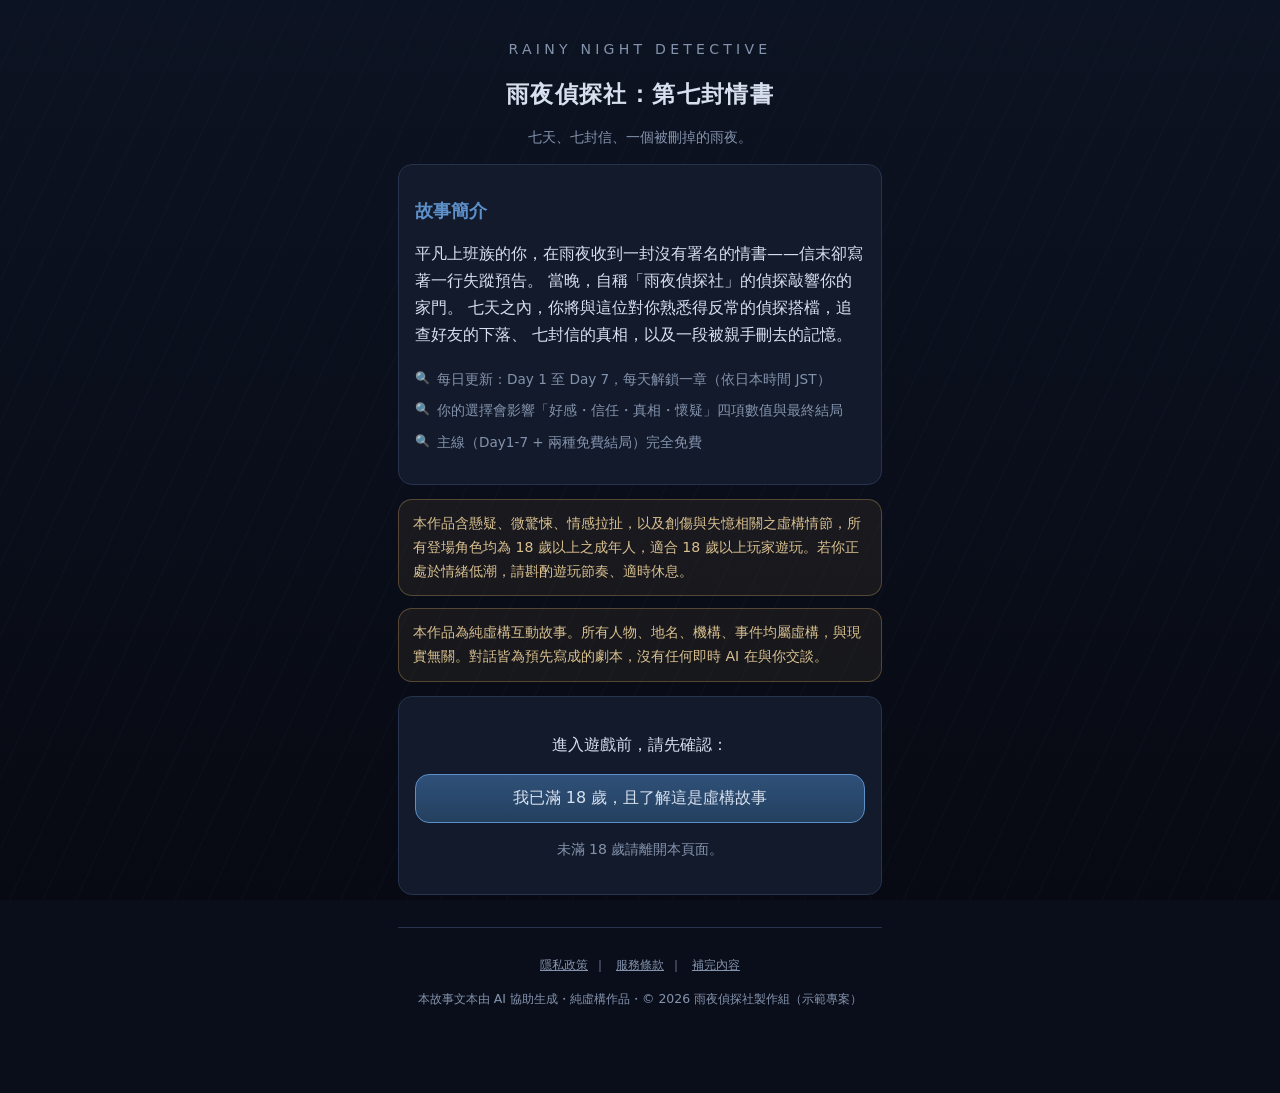
<file: public/index.html>
<!DOCTYPE html>
<html lang="zh-Hant">
<head>
  <meta charset="UTF-8">
  <meta name="viewport" content="width=device-width, initial-scale=1.0">
  <title>雨夜偵探社：第七封情書</title>
  <link rel="stylesheet" href="style.css">
</head>
<body>
  <div class="container">
    <header class="center">
      <p class="dim" style="letter-spacing:0.3em; margin-bottom:0;">RAINY NIGHT DETECTIVE</p>
      <h1 id="game-title">雨夜偵探社：第七封情書</h1>
      <p class="dim">七天、七封信、一個被刪掉的雨夜。</p>
    </header>

    <section class="panel">
      <h2>故事簡介</h2>
      <p>
        平凡上班族的你，在雨夜收到一封沒有署名的情書——信末卻寫著一行失蹤預告。
        當晚，自稱「雨夜偵探社」的偵探敲響你的家門。
        七天之內，你將與這位對你熟悉得反常的偵探搭檔，追查好友的下落、
        七封信的真相，以及一段被親手刪去的記憶。
      </p>
      <ul class="clue-list">
        <li>每日更新：Day 1 至 Day 7，每天解鎖一章（依日本時間 JST）</li>
        <li>你的選擇會影響「好感・信任・真相・懷疑」四項數值與最終結局</li>
        <li>主線（Day1-7 + 兩種免費結局）完全免費</li>
      </ul>
    </section>

    <div class="notice" id="age-notice">
      本作品含懸疑、微驚悚、情感拉扯，以及創傷與失憶相關之虛構情節，所有登場角色均為 18 歲以上之成年人，適合 18 歲以上玩家遊玩。若你正處於情緒低潮，請斟酌遊玩節奏、適時休息。
    </div>
    <div class="notice" id="fictional-notice">
      本作品為純虛構互動故事。所有人物、地名、機構、事件均屬虛構，與現實無關。對話皆為預先寫成的劇本，沒有任何即時 AI 在與你交談。
    </div>

    <!-- 18+ 確認閘門 -->
    <section id="gate-section" class="panel center">
      <p>進入遊戲前，請先確認：</p>
      <button id="confirm-gate-btn" class="btn btn-primary">我已滿 18 歲，且了解這是虛構故事</button>
      <p class="dim">未滿 18 歲請離開本頁面。</p>
    </section>

    <!-- 確認後才顯示 -->
    <section id="start-section" class="panel center hidden">
      <button id="continue-btn" class="btn btn-primary hidden">繼續遊戲</button>
      <button id="start-btn" class="btn">開始新遊戲</button>
      <p class="dim">進度只儲存在你的瀏覽器（localStorage），不會上傳任何資料。</p>
    </section>

    <footer class="footer">
      <p>
        <a href="privacy.html">隱私政策</a>｜
        <a href="terms.html">服務條款</a>｜
        <a href="unlock.html">補完內容</a>
      </p>
      <p>本故事文本由 AI 協助生成・純虛構作品・© 2026 雨夜偵探社製作組（示範專案）</p>
    </footer>
  </div>

  <script src="app.js"></script>
  <script>
    'use strict';
    (function () {
      var RD = window.RainyDetective;

      // 嘗試載入 story.json，以官方文案覆蓋提醒文字（載入失敗則用內建文字）
      RD.loadStory().then(function (story) {
        if (!story) return;
        if (story.game_title) {
          document.getElementById('game-title').textContent = story.game_title;
          document.title = story.game_title;
        }
        if (story.age_notice) document.getElementById('age-notice').textContent = story.age_notice;
        if (story.fictional_notice) document.getElementById('fictional-notice').textContent = story.fictional_notice;
      });

      var gateSection = document.getElementById('gate-section');
      var startSection = document.getElementById('start-section');
      var continueBtn = document.getElementById('continue-btn');

      function showStartSection() {
        gateSection.classList.add('hidden');
        startSection.classList.remove('hidden');
        if (RD.hasSave()) continueBtn.classList.remove('hidden');
      }

      if (RD.storageGet('ageConfirmed', false)) {
        showStartSection();
      }

      document.getElementById('confirm-gate-btn').addEventListener('click', function () {
        RD.storageSet('ageConfirmed', true);
        showStartSection();
      });

      document.getElementById('start-btn').addEventListener('click', function () {
        if (RD.hasSave()) {
          var ok = window.confirm('已有存檔。開始新遊戲將清除目前進度（已解鎖的補完內容會保留），確定嗎？');
          if (!ok) return;
        }
        RD.resetProgress();
        window.location.href = 'game.html';
      });

      continueBtn.addEventListener('click', function () {
        window.location.href = 'game.html';
      });
    })();
  </script>
</body>
</html>
</file>
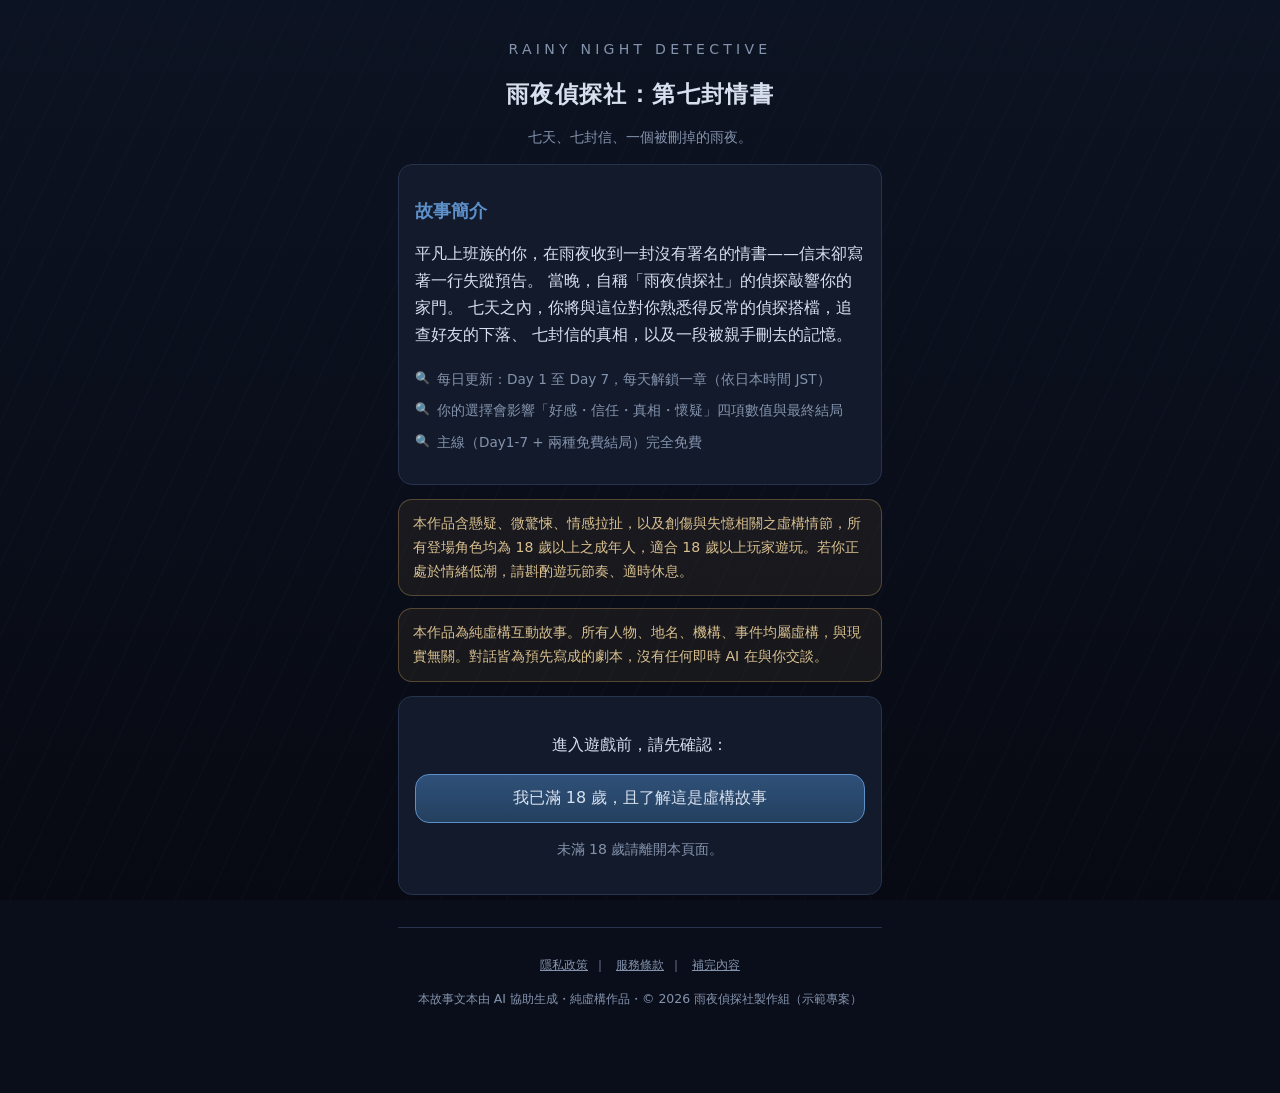
<file: archive/yuye-detective/index.html>
<!DOCTYPE html>
<html><head><meta charset="UTF-8">
<meta http-equiv="refresh" content="0;url=public/index.html">
<script>window.location.replace('public/index.html');</script>
</head><body></body></html>
</file>
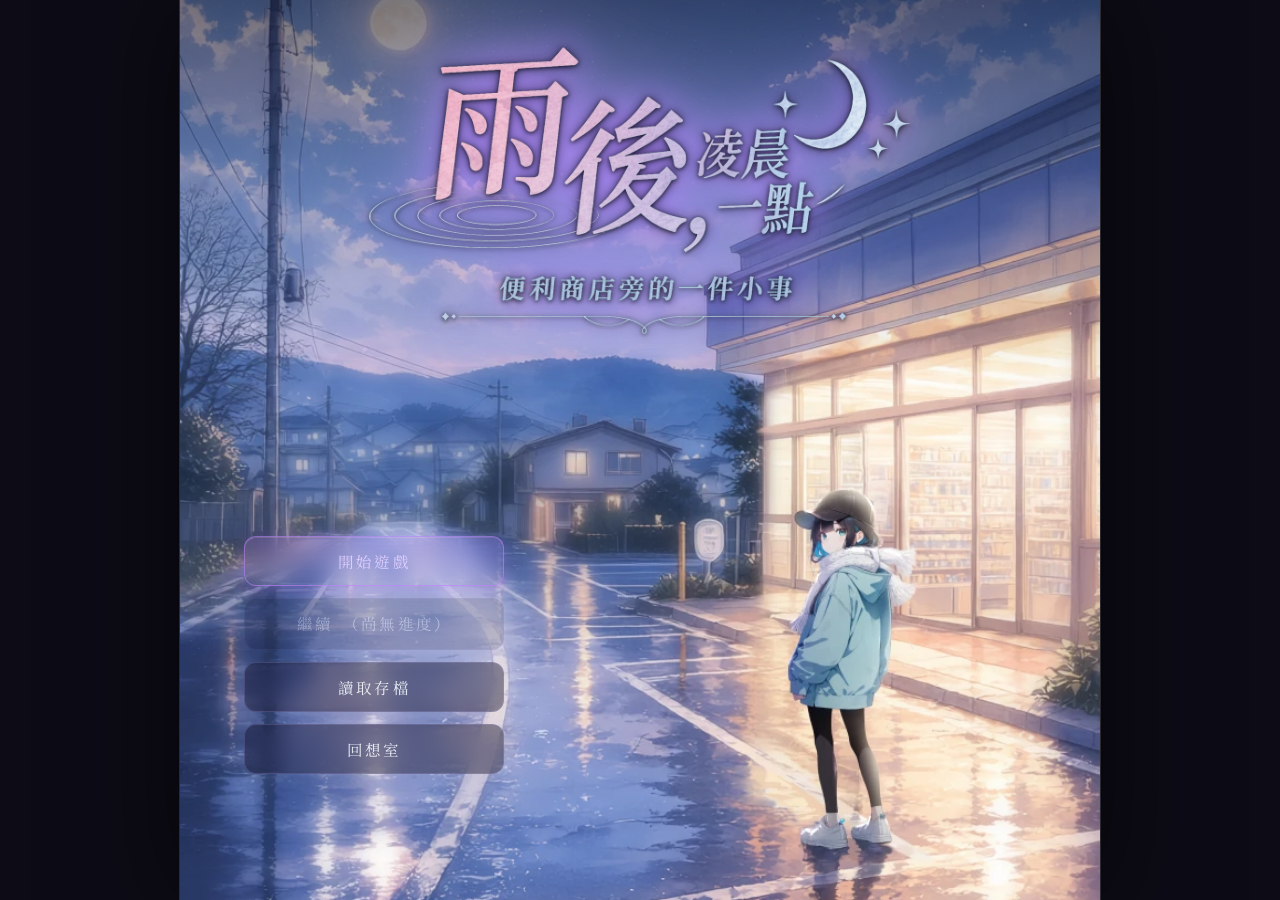
<file: projects/hoshino-akari/play/index.html>
<!DOCTYPE html>
<html lang="zh-Hant">
<head>
<meta charset="UTF-8">
<meta name="viewport" content="width=device-width, initial-scale=1.0, maximum-scale=1.0, user-scalable=no">
<title>雨後，凌晨一點 —— 便利商店旁的一件小事</title>
<link rel="preload" as="font" type="font/woff2" crossorigin href="fonts/akari-serif.woff2">
<link rel="stylesheet" href="style.css?v=20260622o">
</head>
<body>
<div id="loadingOverlay"><div class="ld-title">雨後，凌晨一點</div><div class="ld-dot" aria-hidden="true"></div><div id="ldProgress" class="ld-prog" aria-live="polite"></div></div>
<div id="app">

  <!-- 標題畫面 -->
  <section id="title" class="screen">
    <div class="title-art" id="titleArt"></div>
    <div id="titleLogo" role="img" aria-label="雨後，凌晨一點 — 便利商店旁的一件小事"></div>
    <h1>雨後，凌晨一點</h1>
    <p class="subtitle">便利商店旁的一件小事</p>
    <div class="title-menu">
      <button id="btnStart">開始遊戲</button>
      <button id="btnContinue">繼續<span id="contLabel"></span></button>
      <button id="btnLoad">讀取存檔</button>
      <button id="btnGallery">回想室</button>
    </div>
  </section>

  <!-- 遊戲畫面 -->
  <section id="game" class="screen hidden">
    <div id="topbar">
      <button id="btnMenu" title="選單">≡</button>
      <span id="dayTag">Day 1</span>
      <div class="top-right">
        <button id="btnAuto" title="自動播放">▶ 自動</button>
        <button id="btnSkip" title="全部快進（含未讀）">» 全部</button>
        <button id="btnSkipRead" title="只快進已讀（遇未讀自動停）">» 已讀</button>
        <button id="btnHide" title="隱藏對話框（看全圖，點畫面恢復）">👁</button>
        <button id="btnLog" title="對白回顧">回顧</button>
        <button id="btnGalleryG" title="回想室">圖鑑</button>
      </div>
    </div>

    <div id="stage">
      <div id="stageVisual">
        <div id="moodbg"><div class="mb-img" id="mbA"></div><div class="mb-img" id="mbB"></div></div>
        <div id="spriteLayer" class="hidden"></div>
      </div>
      <div id="sceneCard" class="hidden"></div>
      <div id="sceneTag" class="hidden"></div>
      <div id="snsLayer" class="hidden"></div>
      <div id="exprBadge" class="hidden"></div>
      <div id="seFlash"></div>
      <div id="unreadBadge" class="hidden"></div>
    </div>

    <!-- CG 全畫面層：移出 #stage 的 overflow:hidden，鋪滿 #game、墊在半透明對話框之後 -->
    <div id="cgLayer" class="hidden"></div>

    <div id="textbox">
      <svg class="tb-frame" viewBox="0 0 400 100" preserveAspectRatio="none" xmlns="http://www.w3.org/2000/svg" aria-hidden="true">
        <defs>
          <linearGradient id="tbTopHL" x1="0" y1="0" x2="1" y2="0">
            <stop offset="0%"   stop-color="#c8b4ff" stop-opacity="0"/>
            <stop offset="15%"  stop-color="#c8b4ff" stop-opacity="0.55"/>
            <stop offset="50%"  stop-color="#c8b4ff" stop-opacity="0.88"/>
            <stop offset="85%"  stop-color="#c8b4ff" stop-opacity="0.55"/>
            <stop offset="100%" stop-color="#c8b4ff" stop-opacity="0"/>
          </linearGradient>
          <linearGradient id="tbLeftHL" x1="0" y1="0" x2="0" y2="1">
            <stop offset="0%"   stop-color="#c8b4ff" stop-opacity="0.9"/>
            <stop offset="55%"  stop-color="#c8b4ff" stop-opacity="0.38"/>
            <stop offset="100%" stop-color="#c8b4ff" stop-opacity="0"/>
          </linearGradient>
        </defs>
        <rect x="0" y="0" width="400" height="1.2" fill="url(#tbTopHL)"/>
        <rect x="0" y="0" width="2.5" height="100" fill="url(#tbLeftHL)"/>
        <rect x="0" y="0" width="400" height="100" fill="none" stroke="#c8b4ff" stroke-opacity="0.12" stroke-width="0.7"/>
        <path d="M 388,2 L 398,2 L 398,14"  fill="none" stroke="#c8b4ff" stroke-opacity="0.52" stroke-width="1" stroke-linecap="round"/>
        <path d="M 2,88 L 2,98 L 14,98"     fill="none" stroke="#c8b4ff" stroke-opacity="0.26" stroke-width="1" stroke-linecap="round"/>
      </svg>
      <div id="speaker" class="hidden"></div>
      <div id="dialogue"></div>
      <div id="advanceHint"><span></span><span></span><span></span></div>
    </div>

    <div id="choices" class="hidden"></div>

    <!-- 選單彈窗 -->
    <div id="menuModal" class="modal hidden">
      <div class="modal-box">
        <h3>選單</h3>
        <button id="mResume">回到遊戲</button>
        <button id="mGallery">回想室</button>
        <button id="mSettings">設定</button>
        <button id="mSaveLoad">存檔／讀檔</button>
        <button id="mRestartDay">重玩本日</button>
        <button id="mTitle">回標題</button>
        <label class="dbg-toggle"><input type="checkbox" id="dbgChk"> 開發者模式（顯示數值・跳天）</label>
        <div id="dbgPanel" class="hidden"></div>
      </div>
    </div>

    <!-- 對白回顧 -->
    <div id="backlogModal" class="modal hidden">
      <div class="modal-box backlog-box">
        <h3>對白回顧</h3>
        <div id="backlogList" class="backlog-list"></div>
        <button id="backlogClose">關閉</button>
      </div>
    </div>

    <!-- 設定 -->
    <div id="settingsModal" class="modal hidden">
      <div class="modal-box">
        <h3>設定</h3>
        <label class="set-row"><span>音樂音量</span><input type="range" id="setBgm" min="0" max="1" step="0.05"></label>
        <label class="set-row"><span>音效音量</span><input type="range" id="setSe" min="0" max="1" step="0.05"></label>
        <label class="set-row set-check"><input type="checkbox" id="setMute"> 全部靜音</label>
        <div class="set-row set-speed"><span>文字速度</span>
          <div class="seg">
            <button data-speed="slow">慢</button><button data-speed="normal">中</button><button data-speed="fast">快</button><button data-speed="instant">瞬間</button>
          </div>
        </div>
        <button id="setClose">關閉</button>
      </div>
    </div>
  </section>

  <!-- 回想室 -->
  <section id="gallery" class="screen hidden">
    <div id="topbarGal">
      <button id="gBack">← 返回</button>
      <span>回想室</span>
      <div class="top-right"></div>
    </div>
    <div class="gal-section"><h3>章節回想</h3><div id="galChapters" class="gal-grid"></div></div>
    <div class="gal-section"><h3>結局徽記</h3><div id="galEndings" class="gal-grid"></div></div>
    <div class="gal-section"><h3>四記憶錨點</h3><div id="galAnchors" class="gal-grid"></div></div>
    <div class="gal-section"><h3>貓圖暗號圖鑑</h3><div id="galSigns" class="gal-grid"></div></div>
    <div class="gal-section"><h3>隱藏</h3><div id="galHidden" class="gal-grid"></div></div>
    <div id="galView" class="modal hidden"><div class="modal-box gal-view-box"><div id="galViewArt"></div><p id="galViewText"></p><button id="galViewClose">關閉</button></div></div>
  </section>

  <!-- 存檔／讀檔（置於 #app 層；標題畫面與遊戲中皆可開）-->
  <div id="saveloadModal" class="modal hidden">
    <div class="modal-box">
      <h3>存檔／讀檔</h3>
      <div id="saveloadList" class="sl-list"></div>
      <button id="saveloadClose">關閉</button>
    </div>
  </div>

</div>

<!-- 資料 -->
<script src="art.js?v=20260620q"></script>
<script src="data/meta.js?v=20260620q"></script>
<script src="data/assets.js?v=20260620q"></script>
<script src="data/chapters.js?v=20260620q"></script>
<script src="data/day1.js?v=20260620q"></script>
<script src="data/day2.js?v=20260620q"></script>
<script src="data/day3.js?v=20260620q"></script>
<script src="data/day4.js?v=20260620q"></script>
<script src="data/day5.js?v=20260620q"></script>
<script src="data/day6.js?v=20260620q"></script>
<script src="data/day7.js?v=20260620q"></script>
<script src="data/endings.js?v=20260620q"></script>
<script src="engine.js?v=20260622p"></script>
</body>
</html>
</file>
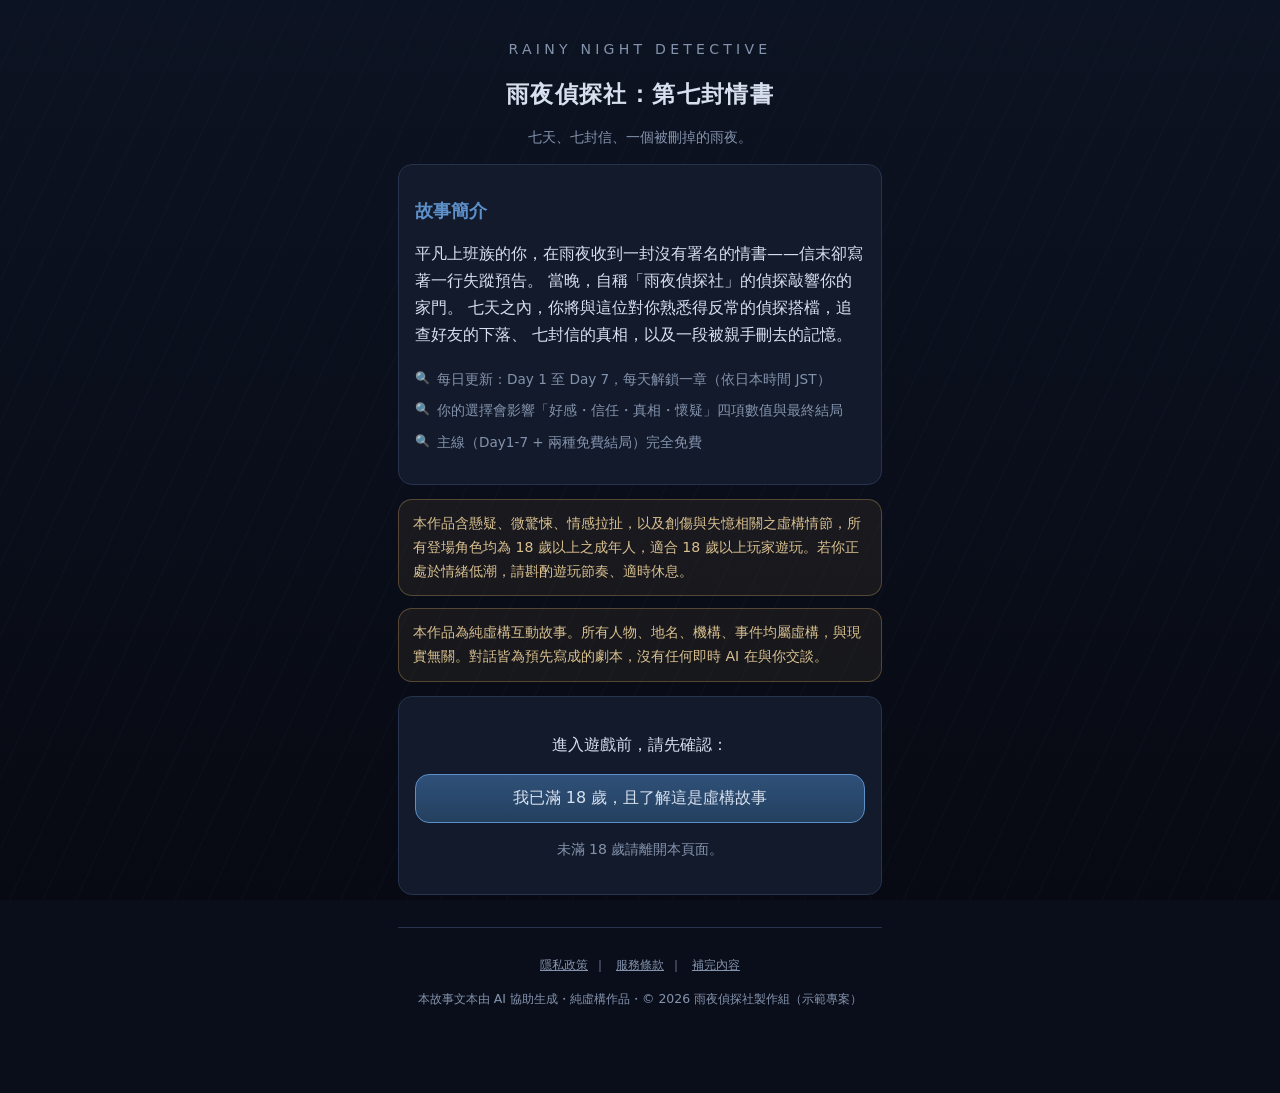
<file: public/ending.html>
<!DOCTYPE html>
<html lang="zh-Hant">
<head>
  <meta charset="UTF-8">
  <meta name="viewport" content="width=device-width, initial-scale=1.0">
  <title>結局 — 雨夜偵探社：第七封情書</title>
  <link rel="stylesheet" href="style.css">
</head>
<body>
  <div class="container">
    <!-- 載入錯誤 -->
    <section id="error-panel" class="panel hidden">
      <h2>載入失敗</h2>
      <p class="dim">無法載入結局資料。請以本機伺服器開啟本頁。</p>
      <a class="btn btn-ghost" href="index.html">回首頁</a>
    </section>

    <!-- 尚未通關提醒 -->
    <section id="not-finished-panel" class="panel hidden center">
      <h2>七天還沒有結束</h2>
      <p class="dim">最終結局會在 Day 7 結束後判定。雨還在下，故事還在路上。</p>
      <a class="btn btn-primary" href="game.html">回到遊戲</a>
      <button id="force-judge-btn" class="btn btn-ghost">仍要以目前進度判定（測試用）</button>
    </section>

    <!-- 結局內容 -->
    <section id="ending-section" class="hidden">
      <div class="center">
        <p class="dim" style="letter-spacing:0.3em;">FINAL JUDGEMENT</p>
        <h1 class="ending-title" id="ending-name"></h1>
        <span class="ending-tag" id="ending-tag"></span>
      </div>

      <main id="ending-chat" class="chat-area" aria-live="polite"></main>

      <div class="ending-panel hidden" id="ending-after">
        <div class="share-box" id="ending-share-text"></div>
        <button id="copy-share-btn" class="btn btn-ghost">複製分享文案</button>
        <p class="dim center hidden" id="copy-feedback">已複製！</p>

        <!-- 達成付費結局條件但未解鎖時的提示 -->
        <div class="upsell-box hidden" id="locked-better-box">
          <p id="locked-better-text"></p>
          <a class="btn btn-primary" href="unlock.html">前往解鎖補完內容</a>
        </div>

        <!-- 免費結局的 upsell -->
        <div class="upsell-box hidden" id="upsell-box">
          <p id="upsell-text"></p>
          <a class="btn btn-primary" href="unlock.html">前往解鎖補完內容</a>
        </div>

        <div class="panel">
          <h2>本周目紀錄</h2>
          <div id="final-stats" class="dim"></div>
          <p class="dim" id="clue-count"></p>
          <ul class="clue-list" id="clue-list"></ul>
          <p class="dim" id="completed-endings"></p>
        </div>

        <button id="replay-btn" class="btn">再讀一次這場雨（重新開始）</button>
        <a class="btn btn-ghost" href="index.html">回首頁</a>
      </div>
    </section>

    <footer class="footer">
      <p><a href="privacy.html">隱私政策</a>｜<a href="terms.html">服務條款</a></p>
    </footer>
  </div>

  <script src="app.js"></script>
  <script>
    'use strict';
    (function () {
      var RD = window.RainyDetective;

      if (!RD.storageGet('ageConfirmed', false)) {
        window.location.replace('index.html');
        return;
      }

      var story = null;
      var endingsData = null;
      var partnerName = RD.storageGet('partner_name', null) || '偵探';

      function showError() {
        document.getElementById('error-panel').classList.remove('hidden');
      }

      function runJudgement() {
        document.getElementById('not-finished-panel').classList.add('hidden');
        document.getElementById('ending-section').classList.remove('hidden');

        var stats = RD.storageGet('stats', {}) || {};
        var clues = RD.storageGet('obtainedClues', []) || [];
        var unlockedPaid = RD.storageGet('unlockedPaidContent', []) || [];

        // 防止重整頁面時重複判定：每個周目只判定一次結局。
        // 若已判定，直接用快取的 lastEnding 還原，不重新跑 determineEnding 也不增加 replayCount。
        var alreadyJudged = RD.storageGet('endingJudgedThisRun', false);
        var result;
        if (alreadyJudged) {
          var cachedId = RD.storageGet('lastEnding', null);
          if (!cachedId) { showError(); return; }
          var cachedEnding = null;
          for (var ei = 0; ei < endingsData.length; ei++) {
            if (endingsData[ei].ending_id === cachedId) { cachedEnding = endingsData[ei]; break; }
          }
          if (!cachedEnding) { showError(); return; }
          result = { ending: cachedEnding, lockedBetter: null };
        } else {
          result = RD.determineEnding(endingsData, stats, clues, unlockedPaid);
        }

        var ending = result.ending;
        if (!ending) { showError(); return; }

        // 首次判定：紀錄結局、累計 replayCount、標記本局已判定
        if (!alreadyJudged) {
          var completed = RD.storageGet('completedEndings', []) || [];
          if (completed.indexOf(ending.ending_id) === -1) {
            completed.push(ending.ending_id);
            RD.storageSet('completedEndings', completed);
          }
          RD.storageSet('lastEnding', ending.ending_id);
          RD.storageSet('endingJudgedThisRun', true);
          // Day7 通關後累計 replayCount（每周目只加一次）
          RD.incrementReplayCount();
        }

        // 重整時重新讀取已存的 completed 清單（供顯示用）
        var completed = RD.storageGet('completedEndings', []) || [];

        document.getElementById('ending-name').textContent = ending.name || ending.ending_id;
        document.getElementById('ending-tag').textContent =
          ending.free_or_paid === 'free' ? '免費結局' : '補完內容（已解鎖）';

        // 決定要顯示幾則 final_chat_messages（付費結局未解鎖只顯示前 3 則）
        var messages = renderEndingMessages(ending, unlockedPaid);

        var chat = document.getElementById('ending-chat');
        RD.renderMessagesSequentially(chat, messages, story, partnerName, 750)
          .then(function () {
            showAfterPanel(ending, result.lockedBetter, stats, clues, completed, unlockedPaid);
          });
      }

      /**
       * renderEndingMessages(ending, unlockedPaid)
       * 付費結局（unlock_required_for_full_content: true）未解鎖時，只回傳前 3 則訊息。
       * 免費結局或已解鎖時回傳完整訊息。
       */
      function renderEndingMessages(ending, unlockedPaid) {
        var all = ending.final_chat_messages || [];
        if (!ending.unlock_required_for_full_content) return all;
        // 判斷是否已解鎖：unlockedPaid 包含對應 pack id 或 DEMO-TRUE
        var packId = (window.RainyDetective.ENDING_PACK_MAP || {})[ending.ending_id];
        var isUnlocked = (unlockedPaid || []).indexOf(packId) !== -1 ||
                         (unlockedPaid || []).indexOf('DEMO-TRUE') !== -1;
        if (isUnlocked) return all;
        return all.slice(0, 3);
      }

      function showAfterPanel(ending, lockedBetter, stats, clues, completed, unlockedPaid) {
        document.getElementById('ending-after').classList.remove('hidden');

        // 分享文案
        var shareText = RD.fillPartnerName(ending.share_line || '', partnerName);
        document.getElementById('ending-share-text').textContent = shareText;
        document.getElementById('copy-share-btn').addEventListener('click', function () {
          RD.copyTextToClipboard(shareText).then(function (ok) {
            var fb = document.getElementById('copy-feedback');
            fb.textContent = ok ? '已複製！' : '複製失敗，請手動選取文字。';
            fb.classList.remove('hidden');
          });
        });

        // 付費結局內容截斷提示：有 unlock_required_for_full_content 且未解鎖
        if (ending.unlock_required_for_full_content) {
          var packId = (RD.ENDING_PACK_MAP || {})[ending.ending_id];
          var isFullUnlocked = (unlockedPaid || []).indexOf(packId) !== -1 ||
                               (unlockedPaid || []).indexOf('DEMO-TRUE') !== -1;
          if (!isFullUnlocked) {
            var truncBox = document.getElementById('upsell-box');
            truncBox.classList.remove('hidden');
            document.getElementById('upsell-text').textContent =
              '解鎖 True Case File 觀看完整案件真相';
          }
        }

        // 達成了更高優先的付費結局，但尚未解鎖
        if (lockedBetter) {
          var box = document.getElementById('locked-better-box');
          box.classList.remove('hidden');
          var betterText = '你的選擇已達成「' + (lockedBetter.name || lockedBetter.ending_id) +
            '」的全部條件！該結局屬於補完內容，解鎖後即可觀看完整終章。';
          // 若是 true_case_end，提供「選擇 Secret End」快速路徑
          if (lockedBetter.ending_id === 'true_case_end') {
            betterText += '（下次重玩時也可選擇隱藏終章——解鎖後在結局頁選擇即可啟動。）';
          }
          document.getElementById('locked-better-text').textContent = betterText;
        }

        // 免費結局的補完導購文案（upsell_text 有值且尚未被截斷提示佔用）
        if (ending.upsell_text && !ending.unlock_required_for_full_content) {
          document.getElementById('upsell-box').classList.remove('hidden');
          document.getElementById('upsell-text').textContent = ending.upsell_text;
        }

        // Secret End 選擇按鈕：已解鎖 secret pack 且尚未 requested 時顯示
        var replayCount = RD.storageGet('replayCount', 0);
        var secretRequested = RD.storageGet('secretRouteRequested', false);
        var secretUnlocked = RD.isSecretEndUnlocked(unlockedPaid || []);
        if (secretUnlocked && !secretRequested && ending.ending_id !== 'secret_end') {
          var secretBtn = document.createElement('button');
          secretBtn.className = 'btn btn-ghost';
          secretBtn.textContent = '下一局選擇隱藏終章（Secret End）';
          secretBtn.addEventListener('click', function () {
            RD.requestSecretRoute();
            secretBtn.textContent = '已設定：下一局將優先判定隱藏終章';
            secretBtn.disabled = true;
          });
          document.getElementById('ending-after').insertBefore(
            secretBtn,
            document.getElementById('replay-btn')
          );
        }

        // 本周目紀錄
        var statsEl = document.getElementById('final-stats');
        var defs = (story && story.stats) || {};
        var parts = [];
        Object.keys(defs).forEach(function (k) {
          parts.push((defs[k].label || k) + ' ' + (typeof stats[k] === 'number' ? stats[k] : 0));
        });
        statsEl.textContent = parts.join('｜');

        document.getElementById('clue-count').textContent = '取得線索：' + clues.length + ' / 14';
        var list = document.getElementById('clue-list');
        clues.forEach(function (c) {
          var li = document.createElement('li');
          li.textContent = RD.clueDisplayName(c);
          list.appendChild(li);
        });

        document.getElementById('completed-endings').textContent =
          '已抵達的結局：' + completed.length + ' / 5（' + completed.join('、') + '）';

        // 重新開始
        document.getElementById('replay-btn').addEventListener('click', function () {
          var ok = window.confirm('重新開始將清除目前進度（已解鎖內容與結局紀錄會保留），確定嗎？');
          if (!ok) return;
          RD.resetProgress();
          window.location.href = 'game.html';
        });
      }

      Promise.all([RD.loadStory(), RD.loadEndings()]).then(function (results) {
        story = results[0];
        endingsData = results[1];
        if (!story || !endingsData) { showError(); return; }

        var currentDay = RD.storageGet('currentDay', 1);
        var totalDays = story.days.length;
        if (currentDay <= totalDays && !RD.storageGet('testMode', false)) {
          var panel = document.getElementById('not-finished-panel');
          panel.classList.remove('hidden');
          document.getElementById('force-judge-btn').addEventListener('click', runJudgement);
        } else {
          runJudgement();
        }
      });
    })();
  </script>
</body>
</html>
</file>
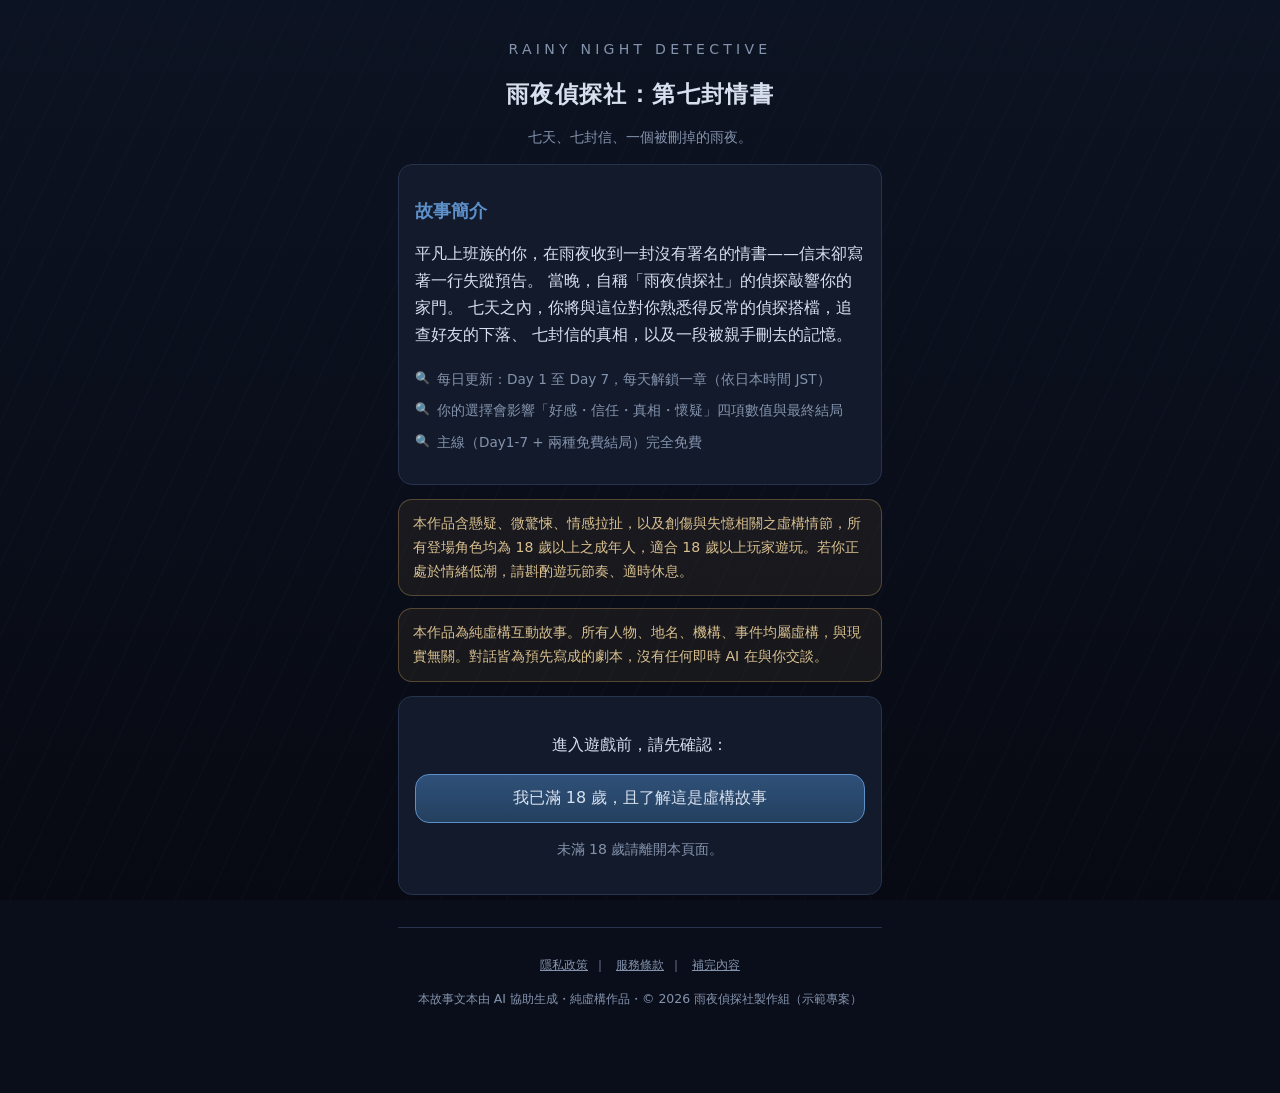
<file: public/game.html>
<!DOCTYPE html>
<html lang="zh-Hant">
<head>
  <meta charset="UTF-8">
  <meta name="viewport" content="width=device-width, initial-scale=1.0">
  <title>遊戲中 — 雨夜偵探社：第七封情書</title>
  <link rel="stylesheet" href="style.css">
</head>
<body>
  <!-- 頂部：Day 與四項數值 -->
  <div class="topbar">
    <div class="topbar-inner">
      <div class="topbar-row">
        <div>
          <span class="day-label" id="day-label">Day -</span>
          <span class="day-title" id="day-title"></span>
        </div>
        <label class="testmode-row" title="測試模式：忽略日期限制，直接解鎖全部章節">
          <input type="checkbox" id="testmode-toggle"> 測試模式
        </label>
      </div>
      <div class="stats-bar" id="stats-bar"></div>
    </div>
  </div>

  <div class="container">
    <!-- 載入錯誤 -->
    <section id="error-panel" class="panel hidden">
      <h2>載入失敗</h2>
      <p class="dim">無法載入劇本資料（story.json）。請以本機伺服器開啟本頁（直接以 file:// 開啟會無法讀取資料）。</p>
      <a class="btn btn-ghost" href="index.html">回首頁</a>
    </section>

    <!-- 首次：偵探搭檔選擇 -->
    <section id="setup-panel" class="panel hidden">
      <h2>雨夜裡，敲門的人是——</h2>
      <p class="dim">選擇你的偵探搭檔。這個選擇會決定整段故事中與你並肩的人。</p>
      <div class="partner-options">
        <button type="button" class="partner-option" data-partner="ren" id="opt-ren">
          <span class="partner-kana">🌧️ 蓮</span>
          撐黑傘的年輕男人（26）
        </button>
        <button type="button" class="partner-option" data-partner="mio" id="opt-mio">
          <span class="partner-kana">🌧️ 澪</span>
          拎著濕外套的年輕女人（26）
        </button>
      </div>
      <label class="dim" for="partner-name-input">自訂稱呼（可留空，預設用上方名字）</label>
      <input type="text" id="partner-name-input" class="code-input" maxlength="12" placeholder="例如：蓮、澪，或你想叫的名字">
      <button id="setup-confirm-btn" class="btn btn-primary" disabled>決定。開門。</button>
    </section>

    <!-- 章節未解鎖 -->
    <section id="locked-panel" class="panel hidden center">
      <h2 id="locked-title">本章尚未解鎖</h2>
      <p class="dim" id="locked-text"></p>
      <p class="dim">想立刻測試全部章節，可開啟右上角的「測試模式」。</p>
      <a class="btn btn-ghost" href="index.html">回首頁</a>
    </section>

    <!-- 聊天區 -->
    <main id="chat-area" class="chat-area" aria-live="polite"></main>

    <!-- 選項區 -->
    <div id="choices-area" class="choices-area"></div>

    <!-- 每日結尾 -->
    <section id="endday-panel" class="endday-panel hidden">
      <h2 id="endday-heading">— 本日終了 —</h2>
      <p class="cliffhanger" id="cliffhanger-text"></p>
      <p class="tomorrow-hook" id="tomorrow-hook-text"></p>
      <div class="share-box" id="daily-share-text"></div>
      <button id="copy-share-btn" class="btn btn-ghost">複製分享文案</button>
      <p class="dim center hidden" id="copy-feedback">已複製！</p>
      <button id="next-day-btn" class="btn btn-primary hidden"></button>
      <p class="dim center" id="next-day-info"></p>
      <a class="btn btn-ghost" href="index.html">回首頁</a>
    </section>
  </div>

  <script src="app.js"></script>
  <script>
    'use strict';
    (function () {
      var RD = window.RainyDetective;

      // 未通過 18+ 確認 → 回首頁
      if (!RD.storageGet('ageConfirmed', false)) {
        window.location.replace('index.html');
        return;
      }

      var story = null;
      var statsDef = {};
      var state = {
        currentDay: RD.storageGet('currentDay', 1),
        currentScene: RD.storageGet('currentScene', null),
        stats: RD.storageGet('stats', null),
        clues: RD.storageGet('obtainedClues', [])
      };
      var partner = RD.storageGet('partner', null);
      var partnerName = RD.storageGet('partner_name', null);

      var chatArea = document.getElementById('chat-area');
      var choicesArea = document.getElementById('choices-area');

      function saveState() {
        RD.storageSet('currentDay', state.currentDay);
        RD.storageSet('currentScene', state.currentScene);
        RD.storageSet('stats', state.stats);
        RD.storageSet('obtainedClues', state.clues);
      }

      // ===== 頂部數值列 =====
      function renderStatsBar() {
        var bar = document.getElementById('stats-bar');
        bar.textContent = '';
        Object.keys(statsDef).forEach(function (key) {
          var pill = document.createElement('span');
          pill.className = 'stat-pill';
          pill.id = 'stat-pill-' + key;
          var label = document.createElement('span');
          label.textContent = statsDef[key].label || key;
          var value = document.createElement('span');
          value.className = 'stat-value';
          value.textContent = String(state.stats[key]);
          pill.appendChild(label);
          pill.appendChild(value);
          bar.appendChild(pill);
        });
      }

      function updateStatsBar(changedKeys) {
        Object.keys(statsDef).forEach(function (key) {
          var pill = document.getElementById('stat-pill-' + key);
          if (!pill) return;
          pill.querySelector('.stat-value').textContent = String(state.stats[key]);
          if (changedKeys && changedKeys.indexOf(key) !== -1) {
            pill.classList.add('stat-flash');
            setTimeout(function () { pill.classList.remove('stat-flash'); }, 900);
          }
        });
      }

      function updateDayHeader(day) {
        document.getElementById('day-label').textContent = 'Day ' + day.day;
        document.getElementById('day-title').textContent = '「' + day.title + '」';
      }

      // ===== 訊息與線索 =====
      function showMessages(messages) {
        return RD.renderMessagesSequentially(chatArea, messages, story, partnerName, 650);
      }

      function addClue(clueId) {
        if (state.clues.indexOf(clueId) !== -1) return;
        state.clues.push(clueId);
        RD.appendSystemNote(chatArea, '🔍 取得線索：' + RD.clueDisplayName(clueId));
      }

      function grantAutoClues(day, sceneId) {
        (day.clue_updates || []).forEach(function (cu) {
          if (cu.how === 'auto' && cu.scene_id === sceneId) addClue(cu.clue_id);
        });
      }

      function applyDelta(delta) {
        if (!delta) return;
        RD.applyStatDelta(state.stats, delta, statsDef);
        updateStatsBar(Object.keys(delta));
      }

      // ===== 流程 =====
      function getDayData(dayNumber) {
        for (var i = 0; i < story.days.length; i++) {
          if (story.days[i].day === dayNumber) return story.days[i];
        }
        return null;
      }

      function beginDay() {
        var totalDays = story.days.length;
        if (state.currentDay > totalDays) {
          window.location.href = 'ending.html';
          return;
        }
        var day = getDayData(state.currentDay);
        if (!day) {
          window.location.href = 'ending.html';
          return;
        }
        updateDayHeader(day);
        if (!RD.isDayUnlocked(day.day)) {
          showLockedPanel(day);
          return;
        }
        document.getElementById('locked-panel').classList.add('hidden');
        playDay(day);
      }

      function showLockedPanel(day) {
        var panel = document.getElementById('locked-panel');
        panel.classList.remove('hidden');
        document.getElementById('locked-title').textContent = 'Day ' + day.day + '「' + day.title + '」尚未解鎖';
        document.getElementById('locked-text').textContent =
          '本章將於 ' + RD.dayUnlockDateString(day.day) + '（JST）解鎖。今天是 ' + RD.jstTodayString() + '（JST）。';
      }

      function playDay(day) {
        chatArea.textContent = '';
        choicesArea.textContent = '';
        document.getElementById('endday-panel').classList.add('hidden');

        if (!state.currentScene) {
          saveState();
          showMessages(day.opening_messages || []).then(function () {
            if (day.scenes && day.scenes.length) {
              enterScene(day, day.scenes[0].scene_id);
            } else {
              endOfDay(day);
            }
          });
        } else {
          // 從中斷的場景接續（場景由頭重播）
          enterScene(day, state.currentScene);
        }
      }

      function findScene(day, sceneId) {
        for (var i = 0; i < (day.scenes || []).length; i++) {
          if (day.scenes[i].scene_id === sceneId) return day.scenes[i];
        }
        return null;
      }

      function enterScene(day, sceneId) {
        var scene = findScene(day, sceneId);
        if (!scene) { endOfDay(day); return; }
        state.currentScene = sceneId;
        saveState();
        grantAutoClues(day, sceneId);
        showMessages(scene.messages || []).then(function () {
          showChoices(day, scene);
        });
      }

      function showChoices(day, scene) {
        choicesArea.textContent = '';
        var choices = scene.choices || [];
        if (!choices.length) { endOfDay(day); return; }

        // Day1 開門場景：若已先選定搭檔，只顯示對應的那個選項
        var hasPartnerFlag = choices.some(function (c) { return c.set_flag && c.set_flag.partner; });
        if (hasPartnerFlag && partner) {
          var matched = choices.filter(function (c) { return c.set_flag && c.set_flag.partner === partner; });
          if (matched.length) choices = matched;
        }

        choices.forEach(function (choice) {
          var btn = document.createElement('button');
          btn.type = 'button';
          btn.className = 'choice-btn';
          btn.textContent = RD.fillPartnerName(choice.label, partnerName);
          btn.addEventListener('click', function () { handleChoice(day, choice); });
          choicesArea.appendChild(btn);
        });
        RD.scrollToBottom(chatArea);
      }

      function handleChoice(day, choice) {
        choicesArea.textContent = '';

        // 玩家選擇以自己的氣泡回顯
        showMessages([{ speaker: 'player', text: choice.label }]).then(function () {
          applyDelta(choice.stat_delta);
          (choice.clues_gained || []).forEach(addClue);

          if (choice.set_flag && choice.set_flag.partner && !partner) {
            partner = choice.set_flag.partner;
            partnerName = (story.partner_display_names || {})[partner] || '偵探';
            RD.storageSet('partner', partner);
            RD.storageSet('partner_name', partnerName);
          }
          saveState();

          var after = choice.consequence_text
            ? showMessages([{ speaker: 'narrator', text: choice.consequence_text }])
            : Promise.resolve();

          after.then(function () {
            if (choice.next_scene === 'end_of_day' || !choice.next_scene) {
              endOfDay(day);
            } else {
              enterScene(day, choice.next_scene);
            }
          });
        });
      }

      function endOfDay(day) {
        // 套用當日基礎數值變化
        applyDelta(day.stat_delta);

        var finishedDay = day.day;
        state.currentScene = null;
        state.currentDay = finishedDay + 1;
        saveState();

        var panel = document.getElementById('endday-panel');
        panel.classList.remove('hidden');
        document.getElementById('endday-heading').textContent = '— Day ' + finishedDay + '「' + day.title + '」終了 —';
        document.getElementById('cliffhanger-text').textContent = RD.fillPartnerName(day.cliffhanger || '', partnerName);
        document.getElementById('tomorrow-hook-text').textContent = RD.fillPartnerName(day.tomorrow_hook || '', partnerName);

        var shareTemplate = (story.share_templates && story.share_templates.daily) || '{{sns_share_line}}';
        var shareText = RD.fillTemplate(shareTemplate, {
          day: finishedDay,
          sns_share_line: day.sns_share_line || ''
        });
        document.getElementById('daily-share-text').textContent = shareText;

        var copyBtn = document.getElementById('copy-share-btn');
        copyBtn.onclick = function () {
          RD.copyTextToClipboard(shareText).then(function (ok) {
            var fb = document.getElementById('copy-feedback');
            fb.textContent = ok ? '已複製！' : '複製失敗，請手動選取文字。';
            fb.classList.remove('hidden');
          });
        };

        var nextBtn = document.getElementById('next-day-btn');
        var nextInfo = document.getElementById('next-day-info');
        var totalDays = story.days.length;

        if (finishedDay >= totalDays) {
          nextBtn.textContent = '前往最終結局判定';
          nextBtn.classList.remove('hidden');
          nextBtn.onclick = function () { window.location.href = 'ending.html'; };
          nextInfo.textContent = '七天結束了。雨，會停嗎？';
        } else if (RD.isDayUnlocked(finishedDay + 1)) {
          nextBtn.textContent = '繼續：Day ' + (finishedDay + 1);
          nextBtn.classList.remove('hidden');
          nextBtn.onclick = function () { window.location.reload(); };
          nextInfo.textContent = '';
        } else {
          nextBtn.classList.add('hidden');
          nextInfo.textContent = 'Day ' + (finishedDay + 1) + ' 將於 ' +
            RD.dayUnlockDateString(finishedDay + 1) + '（JST）解鎖。明晚再見。';
        }
        RD.scrollToBottom(chatArea);
      }

      // ===== 首次搭檔選擇 =====
      function showSetupPanel() {
        var panel = document.getElementById('setup-panel');
        panel.classList.remove('hidden');
        var selected = null;
        var confirmBtn = document.getElementById('setup-confirm-btn');
        var options = panel.querySelectorAll('.partner-option');

        options.forEach(function (opt) {
          opt.addEventListener('click', function () {
            options.forEach(function (o) { o.classList.remove('selected'); });
            opt.classList.add('selected');
            selected = opt.getAttribute('data-partner');
            confirmBtn.disabled = false;
          });
        });

        confirmBtn.addEventListener('click', function () {
          if (!selected) return;
          partner = selected;
          var defaultName = (story.partner_display_names || {})[selected] || '偵探';
          var custom = document.getElementById('partner-name-input').value.trim();
          partnerName = custom || defaultName;
          RD.storageSet('partner', partner);
          RD.storageSet('partner_name', partnerName);
          panel.classList.add('hidden');
          beginDay();
        });
      }

      // ===== 測試模式開關 =====
      var testToggle = document.getElementById('testmode-toggle');
      testToggle.checked = RD.storageGet('testMode', false);
      testToggle.addEventListener('change', function () {
        RD.storageSet('testMode', testToggle.checked);
        window.location.reload();
      });

      // ===== 啟動 =====
      RD.loadStory().then(function (loaded) {
        if (!loaded) {
          document.getElementById('error-panel').classList.remove('hidden');
          return;
        }
        story = loaded;
        statsDef = story.stats || {};
        if (!state.stats) state.stats = RD.initStats(story);
        renderStatsBar();

        if (!partner) {
          showSetupPanel();
        } else {
          beginDay();
        }
      });
    })();
  </script>
</body>
</html>
</file>
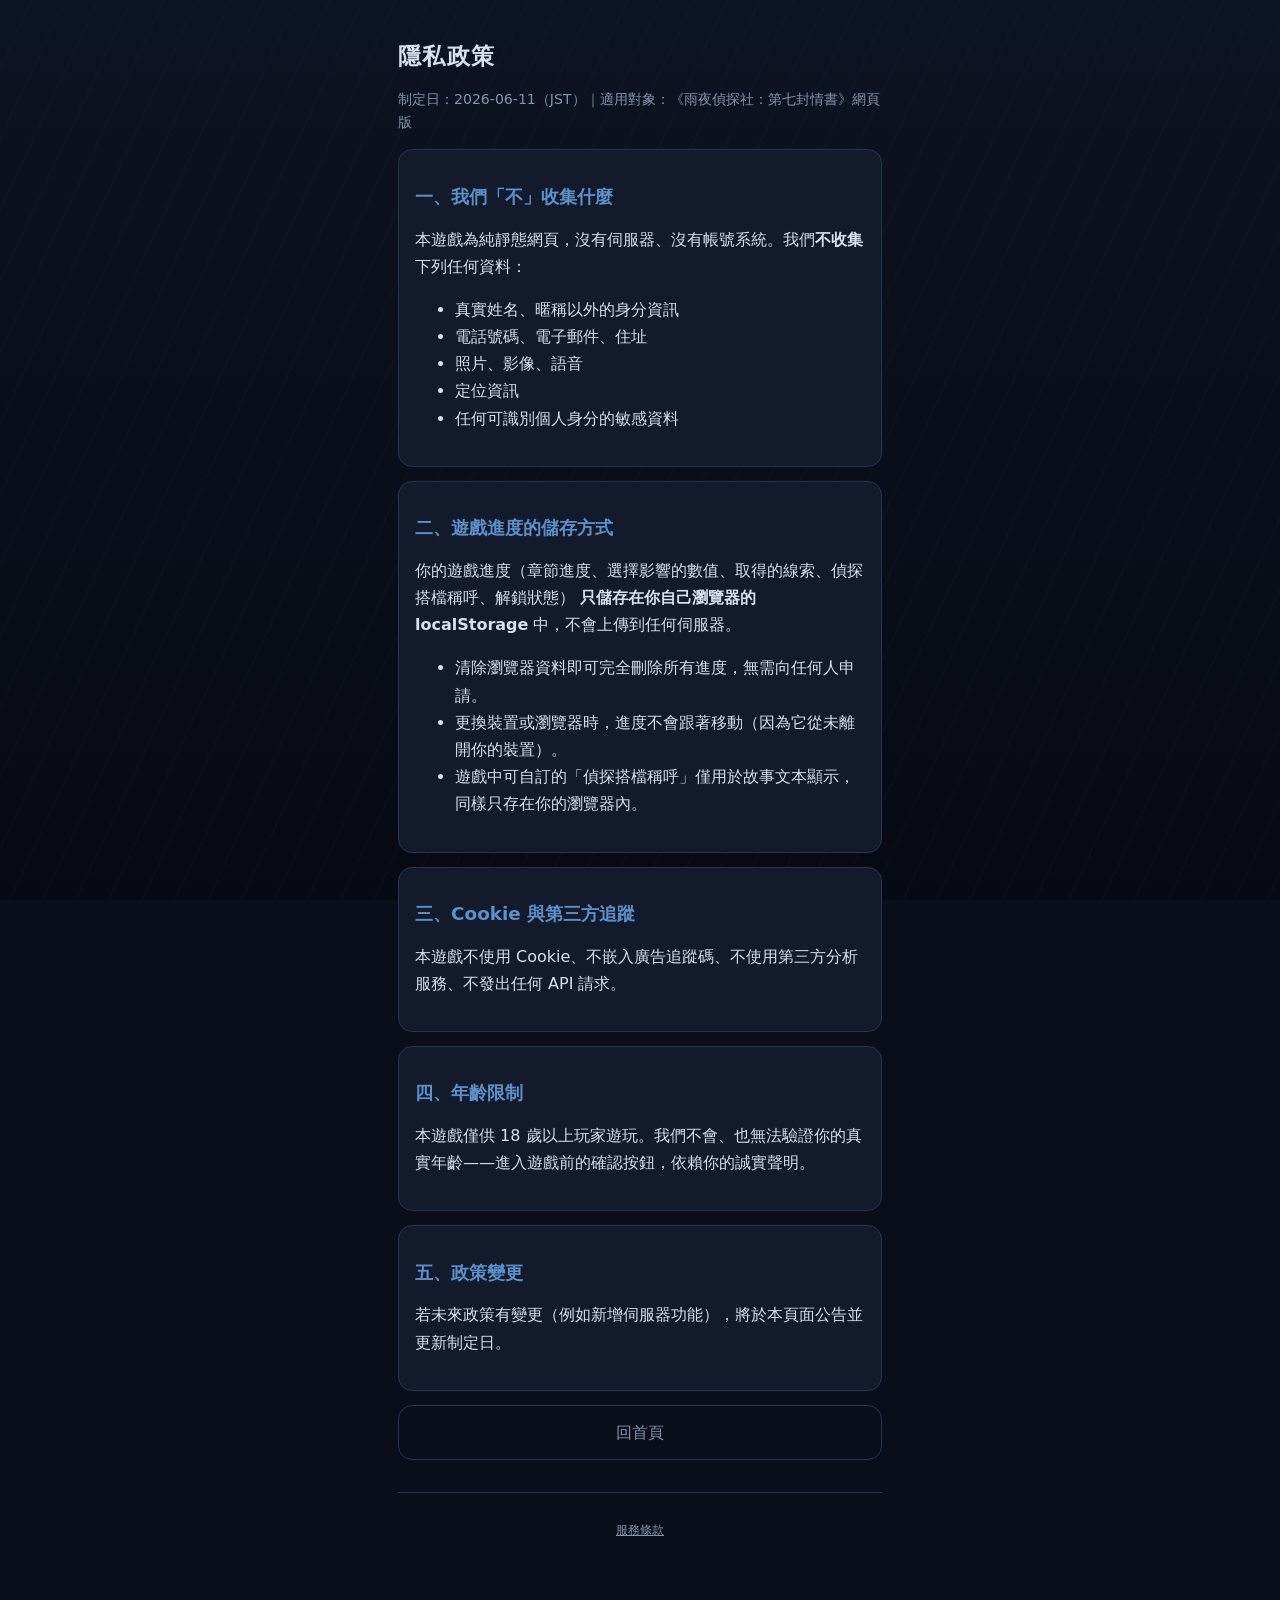
<file: public/privacy.html>
<!DOCTYPE html>
<html lang="zh-Hant">
<head>
  <meta charset="UTF-8">
  <meta name="viewport" content="width=device-width, initial-scale=1.0">
  <title>隱私政策 — 雨夜偵探社：第七封情書</title>
  <link rel="stylesheet" href="style.css">
</head>
<body>
  <div class="container">
    <h1>隱私政策</h1>
    <p class="dim">制定日：2026-06-11（JST）｜適用對象：《雨夜偵探社：第七封情書》網頁版</p>

    <section class="panel">
      <h2>一、我們「不」收集什麼</h2>
      <p>本遊戲為純靜態網頁，沒有伺服器、沒有帳號系統。我們<strong>不收集</strong>下列任何資料：</p>
      <ul>
        <li>真實姓名、暱稱以外的身分資訊</li>
        <li>電話號碼、電子郵件、住址</li>
        <li>照片、影像、語音</li>
        <li>定位資訊</li>
        <li>任何可識別個人身分的敏感資料</li>
      </ul>
    </section>

    <section class="panel">
      <h2>二、遊戲進度的儲存方式</h2>
      <p>
        你的遊戲進度（章節進度、選擇影響的數值、取得的線索、偵探搭檔稱呼、解鎖狀態）
        <strong>只儲存在你自己瀏覽器的 localStorage</strong> 中，不會上傳到任何伺服器。
      </p>
      <ul>
        <li>清除瀏覽器資料即可完全刪除所有進度，無需向任何人申請。</li>
        <li>更換裝置或瀏覽器時，進度不會跟著移動（因為它從未離開你的裝置）。</li>
        <li>遊戲中可自訂的「偵探搭檔稱呼」僅用於故事文本顯示，同樣只存在你的瀏覽器內。</li>
      </ul>
    </section>

    <section class="panel">
      <h2>三、Cookie 與第三方追蹤</h2>
      <p>本遊戲不使用 Cookie、不嵌入廣告追蹤碼、不使用第三方分析服務、不發出任何 API 請求。</p>
    </section>

    <section class="panel">
      <h2>四、年齡限制</h2>
      <p>本遊戲僅供 18 歲以上玩家遊玩。我們不會、也無法驗證你的真實年齡——進入遊戲前的確認按鈕，依賴你的誠實聲明。</p>
    </section>

    <section class="panel">
      <h2>五、政策變更</h2>
      <p>若未來政策有變更（例如新增伺服器功能），將於本頁面公告並更新制定日。</p>
    </section>

    <div class="center">
      <a class="btn btn-ghost" href="index.html">回首頁</a>
    </div>

    <footer class="footer">
      <p><a href="terms.html">服務條款</a></p>
    </footer>
  </div>
</body>
</html>
</file>
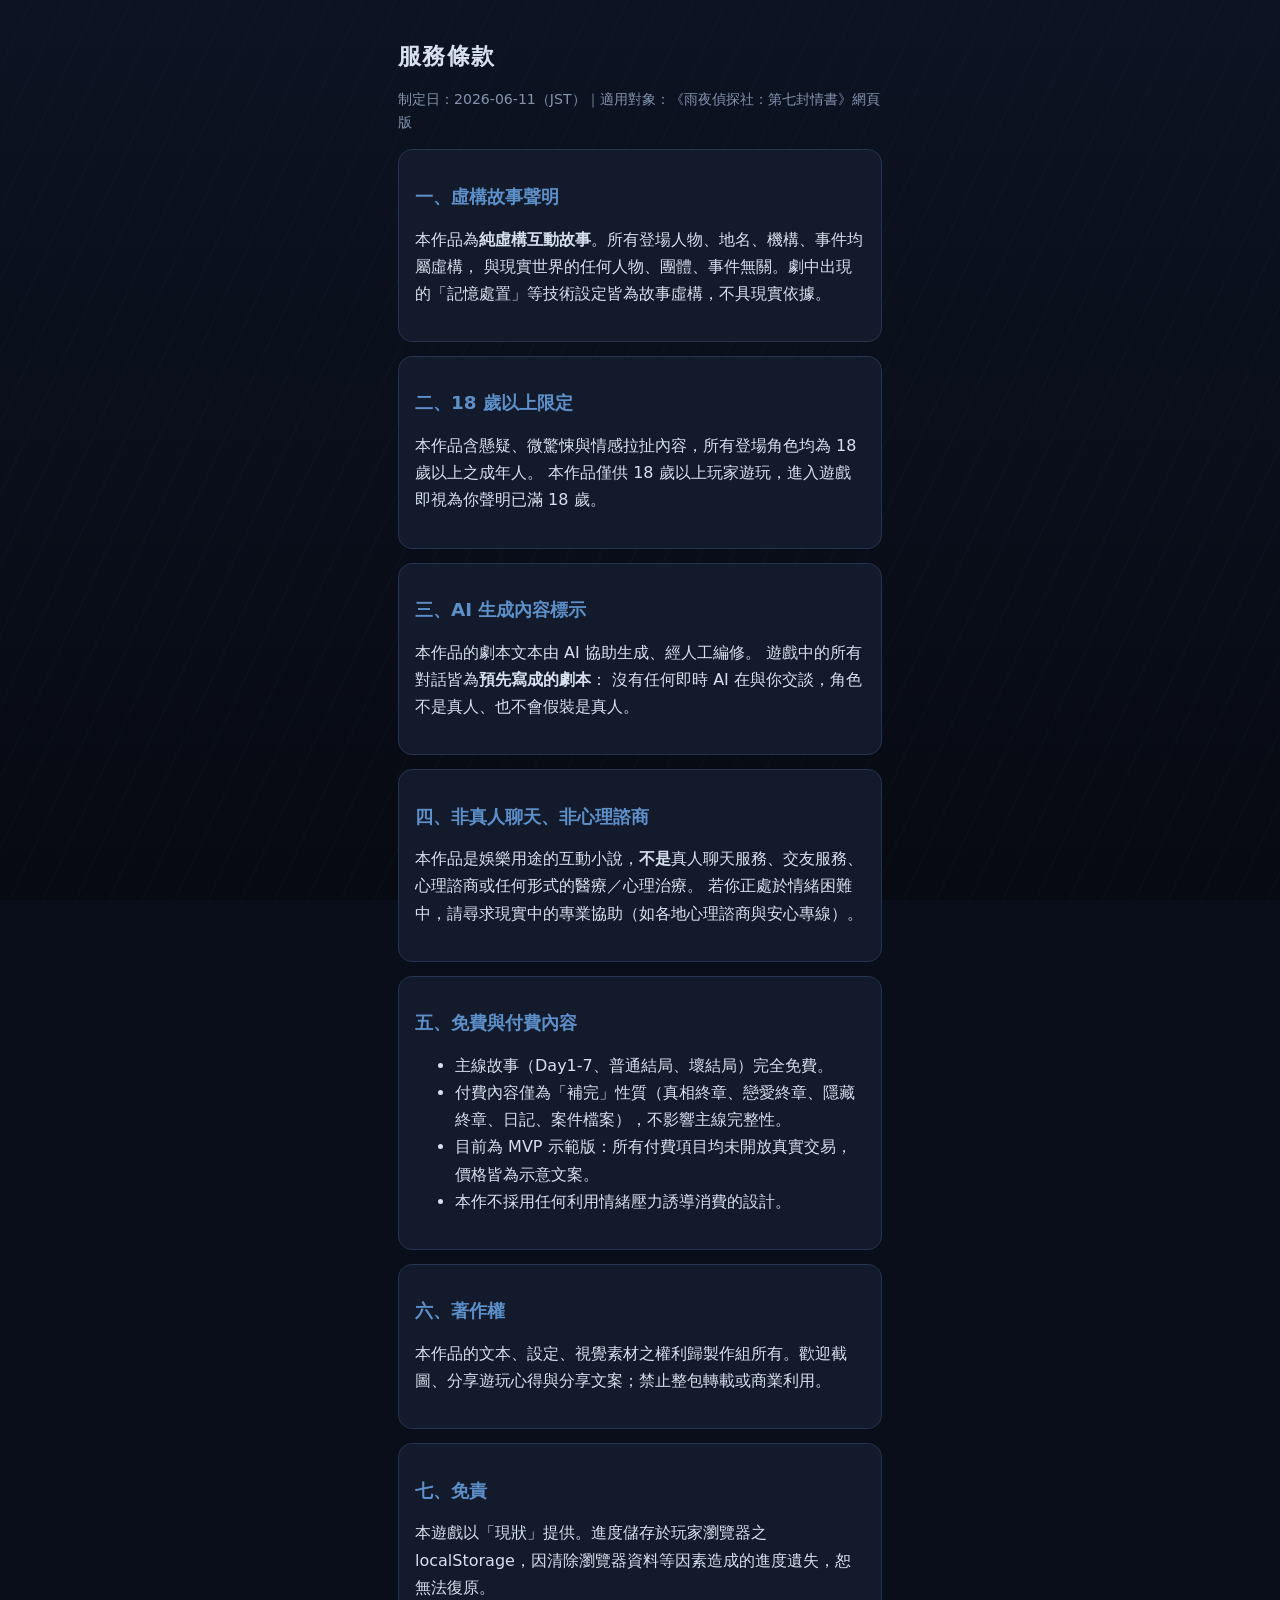
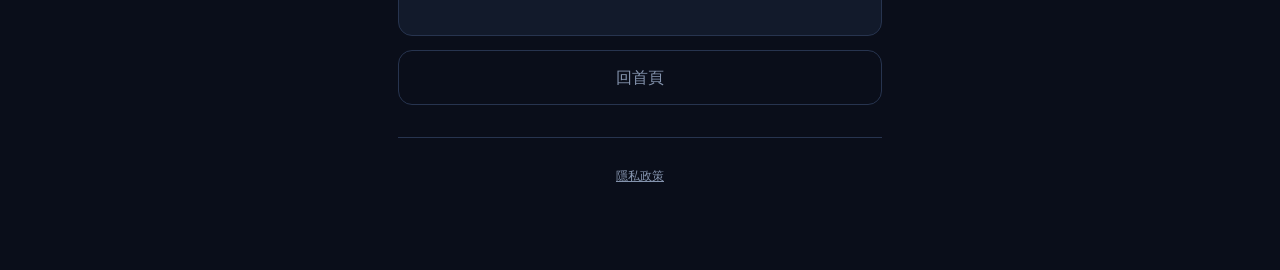
<file: public/terms.html>
<!DOCTYPE html>
<html lang="zh-Hant">
<head>
  <meta charset="UTF-8">
  <meta name="viewport" content="width=device-width, initial-scale=1.0">
  <title>服務條款 — 雨夜偵探社：第七封情書</title>
  <link rel="stylesheet" href="style.css">
</head>
<body>
  <div class="container">
    <h1>服務條款</h1>
    <p class="dim">制定日：2026-06-11（JST）｜適用對象：《雨夜偵探社：第七封情書》網頁版</p>

    <section class="panel">
      <h2>一、虛構故事聲明</h2>
      <p>
        本作品為<strong>純虛構互動故事</strong>。所有登場人物、地名、機構、事件均屬虛構，
        與現實世界的任何人物、團體、事件無關。劇中出現的「記憶處置」等技術設定皆為故事虛構，不具現實依據。
      </p>
    </section>

    <section class="panel">
      <h2>二、18 歲以上限定</h2>
      <p>
        本作品含懸疑、微驚悚與情感拉扯內容，所有登場角色均為 18 歲以上之成年人。
        本作品僅供 18 歲以上玩家遊玩，進入遊戲即視為你聲明已滿 18 歲。
      </p>
    </section>

    <section class="panel">
      <h2>三、AI 生成內容標示</h2>
      <p>
        本作品的劇本文本由 AI 協助生成、經人工編修。
        遊戲中的所有對話皆為<strong>預先寫成的劇本</strong>：
        沒有任何即時 AI 在與你交談，角色不是真人、也不會假裝是真人。
      </p>
    </section>

    <section class="panel">
      <h2>四、非真人聊天、非心理諮商</h2>
      <p>
        本作品是娛樂用途的互動小說，<strong>不是</strong>真人聊天服務、交友服務、心理諮商或任何形式的醫療／心理治療。
        若你正處於情緒困難中，請尋求現實中的專業協助（如各地心理諮商與安心專線）。
      </p>
    </section>

    <section class="panel">
      <h2>五、免費與付費內容</h2>
      <ul>
        <li>主線故事（Day1-7、普通結局、壞結局）完全免費。</li>
        <li>付費內容僅為「補完」性質（真相終章、戀愛終章、隱藏終章、日記、案件檔案），不影響主線完整性。</li>
        <li>目前為 MVP 示範版：所有付費項目均未開放真實交易，價格皆為示意文案。</li>
        <li>本作不採用任何利用情緒壓力誘導消費的設計。</li>
      </ul>
    </section>

    <section class="panel">
      <h2>六、著作權</h2>
      <p>本作品的文本、設定、視覺素材之權利歸製作組所有。歡迎截圖、分享遊玩心得與分享文案；禁止整包轉載或商業利用。</p>
    </section>

    <section class="panel">
      <h2>七、免責</h2>
      <p>本遊戲以「現狀」提供。進度儲存於玩家瀏覽器之 localStorage，因清除瀏覽器資料等因素造成的進度遺失，恕無法復原。</p>
    </section>

    <div class="center">
      <a class="btn btn-ghost" href="index.html">回首頁</a>
    </div>

    <footer class="footer">
      <p><a href="privacy.html">隱私政策</a></p>
    </footer>
  </div>
</body>
</html>
</file>
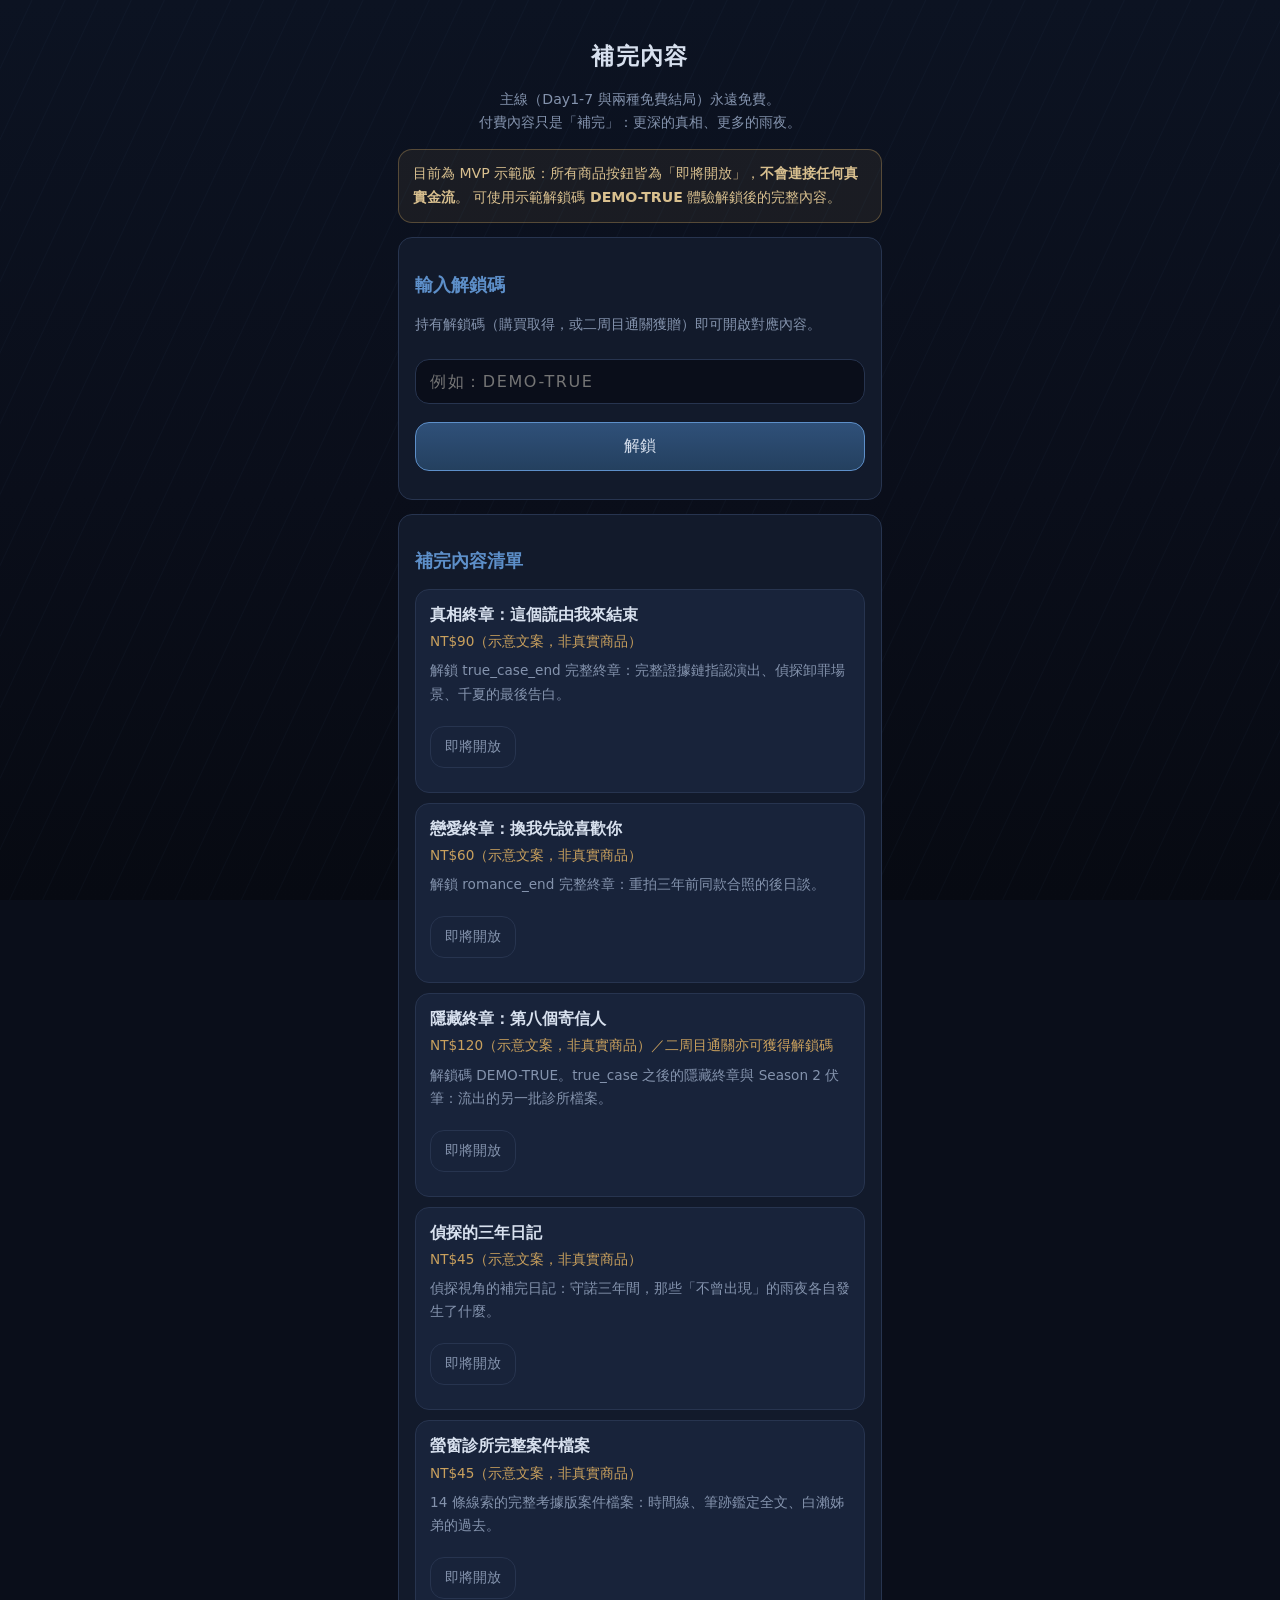
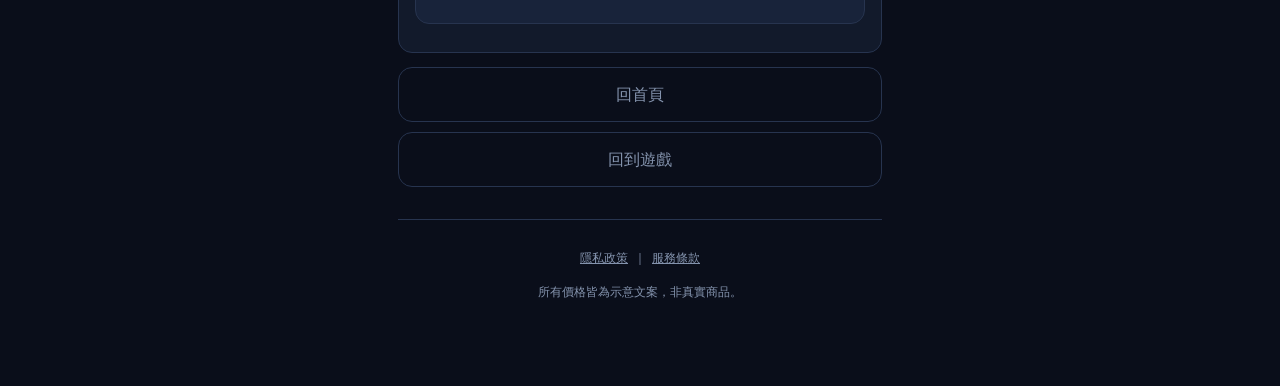
<file: public/unlock.html>
<!DOCTYPE html>
<html lang="zh-Hant">
<head>
  <meta charset="UTF-8">
  <meta name="viewport" content="width=device-width, initial-scale=1.0">
  <title>補完內容 — 雨夜偵探社：第七封情書</title>
  <link rel="stylesheet" href="style.css">
</head>
<body>
  <div class="container">
    <header class="center">
      <h1>補完內容</h1>
      <p class="dim">主線（Day1-7 與兩種免費結局）永遠免費。<br>付費內容只是「補完」：更深的真相、更多的雨夜。</p>
    </header>

    <div class="notice">
      目前為 MVP 示範版：所有商品按鈕皆為「即將開放」，<strong>不會連接任何真實金流</strong>。
      可使用示範解鎖碼 <strong>DEMO-TRUE</strong> 體驗解鎖後的完整內容。
    </div>

    <!-- 解鎖碼 -->
    <section class="panel">
      <h2>輸入解鎖碼</h2>
      <p class="dim">持有解鎖碼（購買取得，或二周目通關獲贈）即可開啟對應內容。</p>
      <input type="text" id="code-input" class="code-input" placeholder="例如：DEMO-TRUE" autocomplete="off">
      <button id="unlock-btn" class="btn btn-primary">解鎖</button>
      <p id="unlock-feedback" class="hidden"></p>
    </section>

    <!-- 商品清單 -->
    <section class="panel">
      <h2>補完內容清單</h2>
      <div id="product-list">
        <p class="dim">載入中……</p>
      </div>
    </section>

    <div class="center">
      <a class="btn btn-ghost" href="index.html">回首頁</a>
      <a class="btn btn-ghost" href="game.html">回到遊戲</a>
    </div>

    <footer class="footer">
      <p><a href="privacy.html">隱私政策</a>｜<a href="terms.html">服務條款</a></p>
      <p>所有價格皆為示意文案，非真實商品。</p>
    </footer>
  </div>

  <script src="app.js"></script>
  <script>
    'use strict';
    (function () {
      var RD = window.RainyDetective;
      var endingsData = null;

      function renderProducts(story) {
        var listEl = document.getElementById('product-list');
        listEl.textContent = '';
        var unlocked = RD.storageGet('unlockedPaidContent', []) || [];
        var products = (story && story.paid_content) || [];

        if (!products.length) {
          var p = document.createElement('p');
          p.className = 'dim';
          p.textContent = '無法載入商品清單。';
          listEl.appendChild(p);
          return;
        }

        products.forEach(function (item) {
          var card = document.createElement('div');
          card.className = 'product-card';

          var h3 = document.createElement('h3');
          h3.textContent = item.name;
          card.appendChild(h3);

          var price = document.createElement('p');
          price.className = 'product-price';
          price.textContent = item.price_copy || '';
          card.appendChild(price);

          var desc = document.createElement('p');
          desc.className = 'product-desc';
          desc.textContent = item.unlock_description || '';
          card.appendChild(desc);

          if (unlocked.indexOf(item.id) !== -1) {
            var ok = document.createElement('p');
            ok.className = 'product-unlocked';
            ok.textContent = '✔ 已解鎖';
            card.appendChild(ok);
          } else {
            // placeholder：不連真實金流
            var buy = document.createElement('a');
            buy.className = 'btn btn-ghost btn-small';
            buy.href = '#';
            buy.textContent = '即將開放';
            buy.addEventListener('click', function (e) { e.preventDefault(); });
            card.appendChild(buy);
          }
          listEl.appendChild(card);
        });
      }

      var storyCache = null;

      document.getElementById('unlock-btn').addEventListener('click', function () {
        var code = document.getElementById('code-input').value;
        var result = RD.tryUnlockCode(code, endingsData);
        var fb = document.getElementById('unlock-feedback');
        fb.classList.remove('hidden');
        fb.className = result.ok ? 'feedback-ok' : 'feedback-err';
        fb.textContent = result.message;
        if (result.ok) renderProducts(storyCache);
      });

      Promise.all([RD.loadStory(), RD.loadEndings()]).then(function (results) {
        storyCache = results[0];
        endingsData = results[1];
        renderProducts(storyCache);
      });
    })();
  </script>
</body>
</html>
</file>
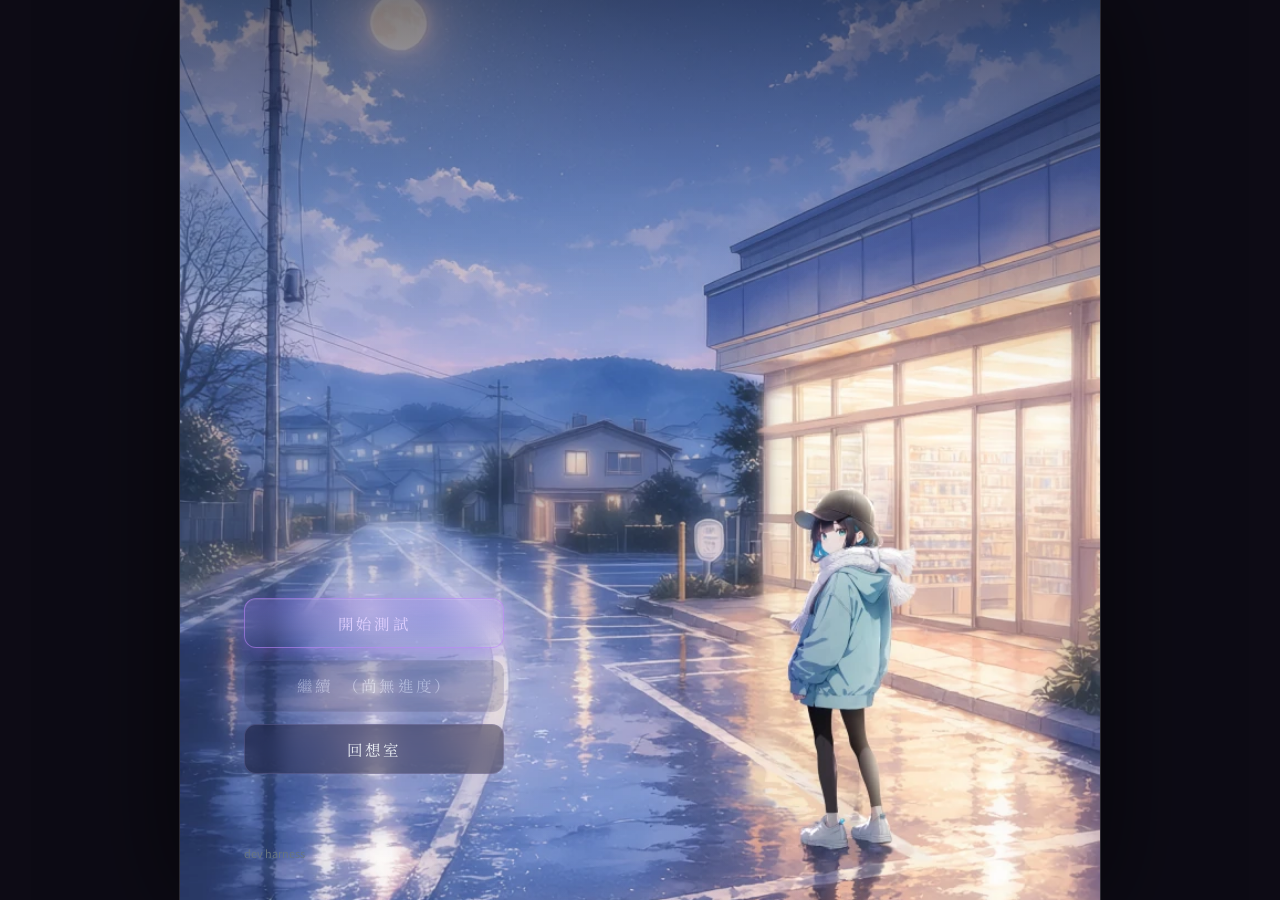
<file: projects/hoshino-akari/play/_stage_test.html>
<!DOCTYPE html>
<html lang="zh-Hant">
<head>
<meta charset="UTF-8">
<meta name="viewport" content="width=device-width, initial-scale=1.0, maximum-scale=1.0, user-scalable=no">
<title>立繪演出 v0 — 測試харness（非正式，可刪）</title>
<link rel="stylesheet" href="style.css">
</head>
<body>
<!-- 開發用測試頁：載入真正的 style.css / art.js / engine.js，但以 stub 資料驅動，
     不碰任何正式 data/*.js。驗證 pos/depth/motion/clear 與向後相容。完事後可刪。 -->
<div id="app">
  <section id="title" class="screen">
    <div class="title-art" id="titleArt"></div>
    <h1>演出測試</h1>
    <p class="subtitle">立繪演出 v0</p>
    <div class="title-menu">
      <button id="btnStart">開始測試</button>
      <button id="btnContinue">繼續<span id="contLabel"></span></button>
      <button id="btnGallery">回想室</button>
    </div>
    <p class="title-note">dev harness</p>
  </section>

  <section id="game" class="screen hidden">
    <div id="topbar">
      <button id="btnMenu" title="選單">≡</button>
      <span id="dayTag">Day 1</span>
      <div class="top-right">
        <button id="btnAuto" title="自動播放">▶ 自動</button>
        <button id="btnSkip" title="快進已讀">» 快進</button>
        <button id="btnGalleryG" title="回想室">圖鑑</button>
      </div>
    </div>
    <div id="stage">
      <div id="moodbg"></div>
      <div id="spriteLayer" class="hidden"></div>
      <div id="cgLayer" class="hidden"></div>
      <div id="sceneCard" class="hidden"></div>
      <div id="sceneTag" class="hidden"></div>
      <div id="snsLayer" class="hidden"></div>
      <div id="exprBadge" class="hidden"></div>
      <div id="seFlash"></div>
    </div>
    <div id="textbox">
      <div id="speaker" class="hidden"></div>
      <div id="dialogue"></div>
      <div id="advanceHint">▼</div>
    </div>
    <div id="choices" class="hidden"></div>
    <div id="menuModal" class="modal hidden">
      <div class="modal-box">
        <h3>選單</h3>
        <button id="mResume">回到遊戲</button>
        <button id="mGallery">回想室</button>
        <button id="mRestartDay">重玩本日</button>
        <button id="mTitle">回標題</button>
        <label class="dbg-toggle"><input type="checkbox" id="dbgChk"> 開發者模式</label>
        <div id="dbgPanel" class="hidden"></div>
      </div>
    </div>
  </section>

  <section id="gallery" class="screen hidden">
    <div id="topbar">
      <button id="gBack">← 返回</button><span>回想室</span><div class="top-right"></div>
    </div>
    <div class="gal-section"><h3>章節回想</h3><div id="galChapters" class="gal-grid"></div></div>
    <div class="gal-section"><h3>結局徽記</h3><div id="galEndings" class="gal-grid"></div></div>
    <div class="gal-section"><h3>四記憶錨點</h3><div id="galAnchors" class="gal-grid"></div></div>
    <div class="gal-section"><h3>暗號</h3><div id="galSigns" class="gal-grid"></div></div>
    <div class="gal-section"><h3>隱藏</h3><div id="galHidden" class="gal-grid"></div></div>
    <div id="galView" class="modal hidden"><div class="modal-box gal-view-box"><div id="galViewArt"></div><p id="galViewText"></p><button id="galViewClose">關閉</button></div></div>
  </section>
</div>

<!-- 真正的 art.js（提供 ART.title / end_* 徽記） -->
<script src="art.js"></script>
<!-- stub 資料：只為驅動 engine，不碰正式 data/*.js -->
<script>
window.HOSHINO = { days: {}, endings: {}, meta: {}, chapters: {} };
window.HOSHINO.meta = {
  gameId: "stage-test", version: "0", schemaVersion: 1, dayCount: 1,
  days: { 1: { title: "演出測試", subtitle: "pos / depth / motion / clear" } },
  names: { akari: { label: "星野灯", cls: "akari" }, me: { label: "我", cls: "me" }, manager: { label: "經理人", cls: "manager" }, narration: { label: "", cls: "narration" } },
  initScores: { affection: 0, distance: 0, awareness: 0, regret: 0 },
  judge() { return "quiet_normal"; },
  endingMeta: {
    warm_true: { badge: "end_warm", title: "暖", note: "" },
    quiet_normal: { badge: "end_quiet", title: "測試結束", note: "" },
    bitter: { badge: "end_bitter", title: "苦", note: "" },
    hidden_pov: { badge: "end_hidden", title: "隱", note: "" },
  },
  gallery: { anchors: [], signs: [], hidden: [] },
};
window.HOSHINO.assets = {
  enabled: { bgm: false, se: false },
  characters: {
    akari: {
      "中性": "assets/characters/akari_cb_neutral.png",
      "微笑": "assets/characters/akari_cb_smile.png",
      "為難": "assets/characters/akari_cb_troubled.png",
      "@masks": { "口罩": "assets/characters/akari_mask_on_overlay.png", "半罩": "assets/characters/akari_mask_half_overlay.png" },
    },
  },
  cg: {}, background: {}, bgm: {}, se: {},
};
window.HOSHINO.endings = {
  quiet_normal: [{ type: "line", who: "narration", text: "（測試結束）" }],
};
window.HOSHINO.days[1] = [
  { type: "scene", place: "演出測試", time: "", mood: "night" },
  // ── 本次新增的兩個重點 ──
  { type: "line", who: "narration", text: "（先點一下，看她從畫面外衝進來撞畫面）" },
  { type: "line", who: "akari", text: "Ａ rush_in：衝進來撞畫面＋震動！", expr: "中性", mask: "口罩", motion: "rush_in", shake: true, se: "bump", pause: 0.6 },
  { type: "line", who: "narration", text: "（再點，看她慢慢走近你面前；速度可由劇本 motionDur 調）" },
  { type: "line", who: "akari", text: "Ｂ walk_in：慢慢走近你面前，鏡頭拉到她的臉、頭部幾乎佔滿（預設 2.6 秒）", expr: "中性", mask: "口罩", motion: "walk_in", pause: 3 },
  { type: "line", who: "akari", text: "Ｂ2 只換表情（depth:closeup）→ 維持大特寫，變成微笑、大小不變", expr: "微笑", mask: "口罩", depth: "closeup" },
  { type: "line", who: "akari", text: "Ｂ3 再換一個表情，仍維持大特寫（depth:closeup）", expr: "為難", mask: "口罩", depth: "closeup" },
  { type: "line", who: "narration", text: "（下一句不帶 depth → 她就會回到原本大小）" },
  { type: "line", who: "akari", text: "Ｂ4 回到原本大小（沒帶 depth ＝ 還原）", expr: "中性", mask: "口罩" },
  { type: "line", who: "akari", text: "Ｃ walk_in ＋ motionDur:4.5（更慢的走近，逐句調速）", expr: "中性", mask: "口罩", motion: "walk_in", motionDur: 4.5, pause: 5 },
  { type: "line", who: "akari", text: "Ｄ depth near（加強版・靠近半步）", expr: "微笑", mask: "口罩", depth: "near" },
  { type: "line", who: "akari", text: "Ｅ depth far（加強版・站遠，明顯後退）", expr: "為難", mask: "口罩", depth: "far" },
  // ── 既有效果 ──
  { type: "line", who: "akari", text: "① fade_in 進場（淡入）", expr: "中性", mask: "口罩", motion: "fade_in" },
  { type: "line", who: "akari", text: "② slide_in_left（從左滑入）", expr: "中性", mask: "口罩", motion: "slide_in_left" },
  { type: "line", who: "akari", text: "③ slide_in_right（從右滑入）", expr: "中性", mask: "口罩", motion: "slide_in_right" },
  { type: "line", who: "akari", text: "④ step_in 靠近半步（depth near＋step_in）", expr: "微笑", mask: "口罩", depth: "near", motion: "step_in" },
  { type: "line", who: "akari", text: "⑤ step_back 退半步（depth far＋step_back）", expr: "為難", mask: "口罩", depth: "far", motion: "step_back" },
  { type: "line", who: "akari", text: "⑥ pos left（站左）", expr: "中性", mask: "口罩", pos: "left" },
  { type: "line", who: "akari", text: "⑦ pos right（站右）", expr: "中性", mask: "口罩", pos: "right" },
  { type: "line", who: "akari", text: "⑧ pos right ＋ depth far（疊加：translate+scale 不互相覆蓋）", expr: "中性", mask: "口罩", pos: "right", depth: "far" },
  { type: "line", who: "narration", text: "⑨ clear:true 乾淨退場（淡出）→", clear: true },
  { type: "line", who: "narration", text: "⑩ 退場後：立繪應已消失（此拍刻意無立繪）" },
  { type: "line", who: "akari", text: "⑪ 無演出欄位＝舊行為（瞬間置中、無動畫）", expr: "中性", mask: "口罩" },
  { type: "line", who: "narration", text: "測試完成。" },
];
</script>
<!-- 真正的 engine.js -->
<script src="engine.js"></script>
</body>
</html>
</file>
<file: public/style.css>
/* 雨夜偵探社：第七封情書 — 共用樣式（手機優先、雨夜深色懸疑風） */

:root {
  --bg-deep: #0a0e1a;
  --bg-panel: #121a2b;
  --bg-panel-2: #18233a;
  --line: #27344f;
  --text-main: #d7e0ee;
  --text-dim: #8493ad;
  --accent: #5d8fc9;
  --accent-soft: #2c4a6e;
  --accent-warm: #c9a05d;
  --danger: #b85d6c;
  --radius: 14px;
}

* { box-sizing: border-box; }

html, body {
  margin: 0;
  padding: 0;
  background: var(--bg-deep);
  color: var(--text-main);
  font-family: "Noto Sans TC", "PingFang TC", "Microsoft JhengHei", system-ui, sans-serif;
  line-height: 1.7;
  -webkit-font-smoothing: antialiased;
}

/* 雨夜背景：深藍漸層 + 細雨線 */
body {
  background:
    repeating-linear-gradient(115deg, transparent 0px, transparent 28px, rgba(93, 143, 201, 0.04) 29px, transparent 30px),
    linear-gradient(180deg, #0c1322 0%, #0a0e1a 55%, #070a12 100%);
  background-attachment: fixed;
  min-height: 100vh;
}

.container {
  max-width: 520px;
  margin: 0 auto;
  padding: 16px 14px 56px;
}

h1, h2, h3 { line-height: 1.4; }
h1 { font-size: 1.45rem; letter-spacing: 0.06em; }
h2 { font-size: 1.15rem; color: var(--accent); }
a { color: var(--accent); }

.panel {
  background: var(--bg-panel);
  border: 1px solid var(--line);
  border-radius: var(--radius);
  padding: 18px 16px;
  margin: 14px 0;
}

.notice {
  background: rgba(201, 160, 93, 0.08);
  border: 1px solid rgba(201, 160, 93, 0.35);
  color: #d9c08f;
  border-radius: var(--radius);
  padding: 12px 14px;
  font-size: 0.88rem;
  margin: 12px 0;
}

.dim { color: var(--text-dim); font-size: 0.88rem; }
.hidden { display: none !important; }
.center { text-align: center; }

/* ===== 按鈕 ===== */
.btn {
  display: block;
  width: 100%;
  padding: 13px 16px;
  margin: 10px 0;
  border-radius: var(--radius);
  border: 1px solid var(--accent-soft);
  background: linear-gradient(180deg, #233a59, #1b2c45);
  color: var(--text-main);
  font-size: 1rem;
  font-family: inherit;
  cursor: pointer;
  text-align: center;
  text-decoration: none;
  transition: filter 0.15s ease, transform 0.05s ease;
}
.btn:active { transform: scale(0.985); }
.btn:hover { filter: brightness(1.15); }
.btn-primary { border-color: var(--accent); background: linear-gradient(180deg, #2f5079, #24405f); }
.btn-ghost { background: transparent; border-color: var(--line); color: var(--text-dim); }
.btn-small { display: inline-block; width: auto; padding: 8px 14px; font-size: 0.88rem; }
.btn[disabled] { opacity: 0.45; cursor: not-allowed; }

/* ===== 頂部列（Day + 數值） ===== */
.topbar {
  position: sticky;
  top: 0;
  z-index: 10;
  background: rgba(10, 14, 26, 0.92);
  backdrop-filter: blur(6px);
  border-bottom: 1px solid var(--line);
  padding: 10px 14px;
}
.topbar-inner { max-width: 520px; margin: 0 auto; }
.topbar-row {
  display: flex;
  align-items: center;
  justify-content: space-between;
  gap: 8px;
}
.day-label { font-weight: 700; color: var(--accent-warm); letter-spacing: 0.08em; font-size: 0.95rem; }
.day-title { color: var(--text-dim); font-size: 0.82rem; }

.stats-bar {
  display: flex;
  gap: 6px;
  margin-top: 8px;
  flex-wrap: wrap;
}
.stat-pill {
  flex: 1 1 0;
  min-width: 70px;
  background: var(--bg-panel-2);
  border: 1px solid var(--line);
  border-radius: 999px;
  padding: 3px 10px;
  font-size: 0.78rem;
  text-align: center;
  white-space: nowrap;
}
.stat-pill .stat-value { color: var(--accent); font-weight: 700; margin-left: 4px; }
.stat-pill.stat-flash { border-color: var(--accent-warm); }

.testmode-row {
  display: flex;
  align-items: center;
  gap: 6px;
  font-size: 0.75rem;
  color: var(--text-dim);
}
.testmode-row input { accent-color: var(--accent); }

/* ===== 聊天區 ===== */
.chat-area { padding: 16px 0 8px; min-height: 40vh; }

.msg {
  margin: 10px 0;
  opacity: 0;
  transform: translateY(8px);
  transition: opacity 0.35s ease, transform 0.35s ease;
  display: flex;
  flex-direction: column;
}
.msg.msg-visible { opacity: 1; transform: translateY(0); }

.msg-name { font-size: 0.75rem; color: var(--text-dim); margin: 0 6px 2px; }

.msg-bubble {
  max-width: 86%;
  padding: 10px 14px;
  border-radius: 16px;
  font-size: 0.95rem;
  white-space: pre-wrap;
  word-break: break-word;
}

.msg-other { align-items: flex-start; }
.msg-other .msg-bubble {
  background: var(--bg-panel-2);
  border: 1px solid var(--line);
  border-bottom-left-radius: 4px;
}

.msg-player { align-items: flex-end; }
.msg-player .msg-bubble {
  background: linear-gradient(180deg, #2e4d75, #27415f);
  border: 1px solid var(--accent-soft);
  border-bottom-right-radius: 4px;
}

.msg-narration { align-items: center; }
.msg-narration .msg-bubble {
  background: transparent;
  border: none;
  color: var(--text-dim);
  font-style: normal;
  font-size: 0.86rem;
  text-align: center;
  max-width: 92%;
}

.msg-system {
  align-items: center;
  color: var(--accent-warm);
  font-size: 0.8rem;
  text-align: center;
  background: rgba(201, 160, 93, 0.07);
  border: 1px dashed rgba(201, 160, 93, 0.4);
  border-radius: 10px;
  padding: 6px 12px;
  margin: 12px auto;
  max-width: 92%;
}

/* ===== 選項 ===== */
.choices-area { padding: 6px 0 20px; }
.choice-btn {
  display: block;
  width: 100%;
  margin: 8px 0;
  padding: 12px 14px;
  border-radius: var(--radius);
  border: 1px solid var(--accent-soft);
  background: rgba(44, 74, 110, 0.25);
  color: var(--text-main);
  font-size: 0.92rem;
  font-family: inherit;
  text-align: left;
  cursor: pointer;
  transition: background 0.15s ease;
}
.choice-btn:hover { background: rgba(44, 74, 110, 0.5); }
.choice-btn:active { transform: scale(0.99); }

/* ===== 每日結尾 / 結局 ===== */
.endday-panel, .ending-panel {
  background: var(--bg-panel);
  border: 1px solid var(--accent-soft);
  border-radius: var(--radius);
  padding: 20px 16px;
  margin: 18px 0;
}
.cliffhanger {
  color: var(--accent-warm);
  font-size: 1rem;
  border-left: 3px solid var(--accent-warm);
  padding-left: 12px;
  margin: 12px 0;
}
.tomorrow-hook { color: var(--text-dim); font-size: 0.9rem; margin: 10px 0; }

.share-box {
  background: var(--bg-panel-2);
  border: 1px solid var(--line);
  border-radius: 10px;
  padding: 12px;
  font-size: 0.85rem;
  color: var(--text-dim);
  margin: 12px 0;
  white-space: pre-wrap;
  word-break: break-word;
}

.ending-title { color: var(--accent-warm); font-size: 1.25rem; text-align: center; margin: 8px 0 4px; }
.ending-tag {
  display: inline-block;
  font-size: 0.72rem;
  border: 1px solid var(--line);
  border-radius: 999px;
  padding: 2px 10px;
  color: var(--text-dim);
}

.upsell-box {
  background: rgba(93, 143, 201, 0.08);
  border: 1px solid var(--accent-soft);
  border-radius: var(--radius);
  padding: 14px;
  margin: 14px 0;
  font-size: 0.9rem;
}

/* ===== 商品清單 ===== */
.product-card {
  background: var(--bg-panel-2);
  border: 1px solid var(--line);
  border-radius: var(--radius);
  padding: 14px;
  margin: 10px 0;
}
.product-card h3 { margin: 0 0 4px; font-size: 1rem; color: var(--text-main); }
.product-price { color: var(--accent-warm); font-size: 0.85rem; margin: 2px 0; }
.product-desc { color: var(--text-dim); font-size: 0.85rem; margin: 6px 0 10px; }
.product-unlocked { color: #7fc97f; font-size: 0.85rem; font-weight: 700; }

.code-input {
  width: 100%;
  padding: 12px 14px;
  border-radius: var(--radius);
  border: 1px solid var(--line);
  background: var(--bg-deep);
  color: var(--text-main);
  font-size: 1rem;
  font-family: inherit;
  letter-spacing: 0.1em;
  margin: 8px 0;
}
.code-input:focus { outline: none; border-color: var(--accent); }

.feedback-ok { color: #7fc97f; font-size: 0.9rem; }
.feedback-err { color: var(--danger); font-size: 0.9rem; }

/* ===== 搭檔選擇 ===== */
.partner-options { display: flex; gap: 10px; margin: 12px 0; }
.partner-option {
  flex: 1;
  border: 1px solid var(--line);
  border-radius: var(--radius);
  background: var(--bg-panel-2);
  color: var(--text-main);
  padding: 16px 10px;
  font-size: 0.95rem;
  font-family: inherit;
  cursor: pointer;
  text-align: center;
}
.partner-option.selected { border-color: var(--accent-warm); background: rgba(201, 160, 93, 0.1); }
.partner-option .partner-kana { display: block; font-size: 1.3rem; margin-bottom: 4px; }

/* ===== 頁尾 ===== */
.footer {
  margin-top: 32px;
  padding-top: 14px;
  border-top: 1px solid var(--line);
  font-size: 0.78rem;
  color: var(--text-dim);
  text-align: center;
}
.footer a { color: var(--text-dim); margin: 0 6px; }

/* ===== 線索清單 ===== */
.clue-list { list-style: none; padding: 0; margin: 8px 0; }
.clue-list li {
  font-size: 0.85rem;
  color: var(--text-dim);
  padding: 4px 0 4px 22px;
  position: relative;
}
.clue-list li::before { content: "🔍"; position: absolute; left: 0; font-size: 0.75rem; }

@media (min-width: 600px) {
  .container { padding: 24px 18px 72px; }
}
</file>
<file: projects/hoshino-akari/play/style.css>
/* 自託管字型（Noto Serif/Sans TC，SIL OFL 可商用；tools/build_fonts.py 子集化成只含遊戲用字）。
   命名沿用堆疊首選字族 → 既有 --font-serif/--font-sans 自動命中，無需改堆疊；font-display:swap 先用系統字、載完即換。 */
@font-face{font-family:"Noto Serif TC";font-style:normal;font-weight:400;font-display:swap;src:url("fonts/akari-serif.woff2") format("woff2")}
@font-face{font-family:"Noto Sans TC";font-style:normal;font-weight:400;font-display:swap;src:url("fonts/akari-sans.woff2") format("woff2")}
@font-face{font-family:"Noto Serif TC";font-style:normal;font-weight:700;font-display:swap;src:url("fonts/akari-serif-bold.woff2") format("woff2")}
@font-face{font-family:"Noto Sans TC";font-style:normal;font-weight:700;font-display:swap;src:url("fonts/akari-sans-bold.woff2") format("woff2")}

:root{
  /* 背景三階（紫夜） */
  --bg:#0d0b15; --bg-1:#13101e; --bg-2:#1c1630; --bg-glass:rgba(16,12,30,.68);
  /* 文字 */
  --ink:#eef2f7; --ink-dim:#9fadbd; --ink-mute:#66747f;
  /* 月光強調 */
  --akari:#e0d0ff; --accent:#c084fc; --accent-2:#d4a8ff; --glow:rgba(180,120,252,.32);
  /* 角色名色 */
  --c-akari:#e0d0ff; --c-me:#a9c8ff; --c-manager:#f0d0ff;
  /* 邊框・分隔（雙層） */
  --line:rgba(255,255,255,.08); --line-top:rgba(255,255,255,.14); --line-warm:rgba(180,140,255,.22);
  /* 選項態 */
  --opt-bg:rgba(18,14,32,.92); --opt-bg-hov:rgba(26,20,44,.96);
  /* 情境底色 */
  --night:#100d1e; --warm:#1e1228; --rainc:#0d0b1e; --stopc:#08060f;
  /* 圓角 scale */
  --r-sm:8px; --r-md:12px; --r-lg:16px; --r-pill:999px;
  /* 字型堆疊 */
  --font-serif:"Noto Serif TC","Source Han Serif TC","Songti TC","Yu Mincho","Hiragino Mincho ProN","PingFang TC","Microsoft JhengHei",serif;
  --font-sans:"PingFang TC","Hiragino Sans","Noto Sans TC",system-ui,-apple-system,"Segoe UI","Microsoft JhengHei",sans-serif;
  --font-num:"SF Mono","Menlo","Consolas",ui-monospace,monospace;
}
*{box-sizing:border-box;margin:0;padding:0;-webkit-tap-highlight-color:transparent;user-select:none;-webkit-user-select:none}
html,body{height:100%}
body{background:var(--bg);color:var(--ink);font-family:var(--font-serif);overflow:hidden;line-height:1.7;
  -webkit-font-smoothing:antialiased;-moz-osx-font-smoothing:grayscale;text-rendering:optimizeLegibility}
#app{position:fixed;inset:0;max-width:920px;margin:0 auto;display:flex;flex-direction:column;
  padding-bottom:env(safe-area-inset-bottom);padding-left:env(safe-area-inset-left);padding-right:env(safe-area-inset-right)}
.screen{position:absolute;inset:0;display:flex;flex-direction:column}
.hidden{display:none !important}
button{font-family:inherit;cursor:pointer;border:none;color:var(--ink);background:transparent}
button:focus-visible,input:focus-visible{outline:2px solid var(--accent);outline-offset:2px}   /* 鍵盤無障礙焦點環 */

/* ---- 標題 ---- */
#title{align-items:center;justify-content:flex-start;text-align:center;padding:24px;position:absolute;inset:0;overflow:hidden;
  /* 滿版標題 KV（雨後便利店＋灯，Anima 水彩）＋ 暗色 scrim 保字可讀；最底層 solid fallback */
  background:linear-gradient(180deg,rgba(8,7,16,.52) 0%,rgba(8,7,16,.18) 22%,rgba(8,7,16,0) 42%,rgba(8,7,16,0) 100%),
             radial-gradient(120% 50% at 50% 10%,rgba(160,120,255,.10),transparent 55%),
             url("assets/ui/title_kv.webp?v=20260622g") center/cover no-repeat,#0a0d11}
#title .title-art{display:none}   /* 標題改用滿版 KV，隱藏舊線稿貓 placeholder */
#title h1,#title .subtitle{display:none}   /* 改用水彩 logo 圖（已含主標＋副標） */
#titleLogo{width:min(86vw,560px);aspect-ratio:1200/654;margin:14px auto 0;position:relative;
  background:url("assets/ui/title_logo.webp") center/contain no-repeat;
  filter:drop-shadow(0 1px 2px rgba(0,0,0,.7)) drop-shadow(0 0 6px rgba(6,5,16,.55)) drop-shadow(0 0 18px rgba(176,128,255,.9)) drop-shadow(0 0 40px rgba(205,160,255,.6));
  animation:logoGlow 4.6s ease-in-out infinite}
/* 月光暈呼吸（更強發光）＋固定暗影：讓淺色字在亮背景上也讀得出 */
@keyframes logoGlow{
  0%,100%{filter:drop-shadow(0 1px 2px rgba(0,0,0,.7)) drop-shadow(0 0 6px rgba(6,5,16,.55)) drop-shadow(0 0 16px rgba(168,120,250,.78)) drop-shadow(0 0 34px rgba(205,160,255,.5))}
  50%{filter:drop-shadow(0 1px 2px rgba(0,0,0,.7)) drop-shadow(0 0 6px rgba(6,5,16,.55)) drop-shadow(0 0 30px rgba(188,140,255,1)) drop-shadow(0 0 60px rgba(225,190,255,.82))}
}
/* 發光疊層：以 logo 形狀為遮罩，screen 疊「整體月光輝光」，只打在字上、隨呼吸明滅（無光掃） */
#titleLogo::after{content:"";position:absolute;inset:0;pointer-events:none;
  -webkit-mask:url("assets/ui/title_logo.webp") center/contain no-repeat;
  mask:url("assets/ui/title_logo.webp") center/contain no-repeat;mix-blend-mode:screen;
  background:radial-gradient(95% 95% at 50% 50%,rgba(222,194,255,.55),rgba(198,162,255,.4) 100%);
  animation:logoBloom 4.6s ease-in-out infinite}
@keyframes logoBloom{0%,100%{opacity:.7}50%{opacity:1}}
@media (prefers-reduced-motion:reduce){#titleLogo,#titleLogo::after{animation:none}}
/* 開場 loading overlay（P1-7）：撐到字型＋標題 KV 就緒再淡出，消除字體跳動與背景閃白 */
#loadingOverlay{position:fixed;inset:0;z-index:9999;display:flex;flex-direction:column;align-items:center;justify-content:center;gap:20px;background:#0a0d11;transition:opacity .55s ease}
#loadingOverlay.done{opacity:0;pointer-events:none}
#loadingOverlay .ld-title{font-family:var(--font-serif);font-size:clamp(30px,8vw,48px);letter-spacing:.22em;color:var(--akari);text-shadow:0 0 26px var(--glow)}
#loadingOverlay .ld-dot{width:30px;height:30px;border:2px solid var(--line-top);border-top-color:var(--accent);border-radius:50%;animation:ldspin .8s linear infinite}
#loadingOverlay .ld-prog{font-family:var(--font-num);font-size:12px;letter-spacing:.14em;color:var(--ink-mute);min-height:1em}
@keyframes ldspin{to{transform:rotate(360deg)}}
#title::after{content:"";position:absolute;left:50%;bottom:-20%;width:120%;height:50%;transform:translateX(-50%);
  background:radial-gradient(50% 100% at 50% 100%,rgba(255,180,120,.10),transparent 70%);pointer-events:none}
.title-art{width:min(74vw,340px);aspect-ratio:1/1;margin-bottom:6px;filter:drop-shadow(0 8px 30px rgba(0,0,0,.5))}
#title h1{font-size:clamp(38px,10vw,64px);letter-spacing:.22em;font-weight:700;
  text-shadow:0 0 28px var(--glow),0 2px 2px rgba(0,0,0,.4)}
.subtitle{color:var(--akari);letter-spacing:.34em;font-size:clamp(13px,3.4vw,16px);margin:10px 0 34px;position:relative}
.subtitle::before,.subtitle::after{content:"";position:absolute;top:50%;width:26px;height:1px;
  background:linear-gradient(90deg,transparent,var(--accent))}
.subtitle::before{right:calc(100% + 14px)}
.subtitle::after{left:calc(100% + 14px);transform:scaleX(-1)}
.title-menu{display:flex;flex-direction:column;gap:12px;width:min(60vw,260px);position:absolute;left:7%;bottom:14%;align-items:stretch;z-index:2}
.title-menu button{padding:13px 16px;min-height:50px;border:1px solid rgba(200,180,255,.18);border-radius:var(--r-md);
  background:rgba(15,11,28,.40);font-size:15.5px;letter-spacing:.14em;color:var(--ink);transition:.2s ease;
  -webkit-backdrop-filter:blur(11px) saturate(1.15);backdrop-filter:blur(11px) saturate(1.15)}
#btnStart{background:linear-gradient(180deg,rgba(192,132,252,.22),rgba(192,132,252,.08));
  border-color:rgba(192,132,252,.55);color:var(--akari);box-shadow:0 4px 18px var(--glow),inset 0 1px 0 rgba(255,255,255,.12)}
.title-menu button:hover{border-color:var(--accent);background:rgba(26,20,44,.55);
  box-shadow:0 0 18px rgba(192,132,252,.42),0 6px 22px var(--glow);color:var(--akari)}
.title-menu button:disabled{opacity:.35;cursor:not-allowed;box-shadow:none}
.title-note{position:absolute;left:7%;bottom:4%;text-align:left;color:var(--ink-mute);font-size:11px;line-height:1.8;font-family:var(--font-sans);z-index:2}

/* ---- 頂列 ---- */
#topbar,#topbarGal{display:flex;align-items:center;gap:10px;padding:max(8px,env(safe-area-inset-top)) 14px 8px;
  background:linear-gradient(180deg,rgba(8,11,16,.85),rgba(8,11,16,0));font-size:13px;z-index:6;
  -webkit-backdrop-filter:blur(6px);backdrop-filter:blur(6px)}
#topbar #dayTag,#topbar>span,#topbarGal>span{color:var(--akari);font-family:var(--font-num);letter-spacing:.16em;font-size:13px;
  text-shadow:0 0 10px var(--glow)}
#btnMenu{width:38px;height:38px;min-width:38px;border-radius:var(--r-sm);border:1px solid rgba(200,180,255,.18);
  background:rgba(15,11,28,.5);font-size:18px;color:var(--ink);display:grid;place-items:center;transition:.18s}
#btnMenu:hover{border-color:var(--accent);color:var(--accent);box-shadow:0 0 12px rgba(192,132,252,.3)}
.top-right{margin-left:auto;display:flex;gap:6px}
#topbar .top-right button{padding:8px 12px;min-height:40px;border:1px solid rgba(200,180,255,.16);border-radius:var(--r-pill);
  font-size:12px;color:var(--ink-dim);font-family:var(--font-sans);background:rgba(255,255,255,.035);transition:.16s}
#topbar .top-right button:hover,#topbar button.on{color:var(--accent);border-color:var(--accent);background:rgba(192,132,252,.16);box-shadow:0 0 12px rgba(192,132,252,.3)}
/* Day eyecatch 期間頂列退讓；收掉時 Day/標題微亮，提示資訊已轉移到頂列 */
#topbar{transition:opacity .5s ease}
#topbar.dim{opacity:.18}
/* 隱藏對話框／頂列：偷看無遮擋的 CG／場景；點畫面或 Enter 恢復（VN 標準） */
#game.ui-hidden #textbox,#game.ui-hidden #topbar{opacity:0;pointer-events:none}
#textbox{transition:opacity .25s ease}
@keyframes dayTagFlash{0%{color:#fff;text-shadow:0 0 18px var(--accent),0 0 30px var(--glow)}100%{color:var(--akari);text-shadow:0 0 10px var(--glow)}}
#topbar #dayTag.flash{animation:dayTagFlash 1.2s ease}

/* ---- 舞台 ---- */
#stage{position:relative;flex:1;overflow:hidden}
#stageVisual{position:absolute;inset:0;transform-origin:center center;will-change:transform}
#moodbg{position:absolute;inset:0;background:var(--night);background-size:cover;background-position:center;transition:background .7s ease;isolation:isolate}  /* 漸層 fallback 過渡與 .mb-img 圖層交叉淡入同步（.7s），無圖場景切換不再讀成兩段式 */
/* 背景照片雙層交叉淡入：z-index:-1 → 疊在 #moodbg 漸層之上、雨絲/光斑 fx(::before/::after) 之下 */
#moodbg .mb-img{position:absolute;inset:0;z-index:-1;background-size:cover;background-position:center;background-repeat:no-repeat;opacity:0;transition:opacity .7s ease;will-change:opacity}
#moodbg .mb-img.show{opacity:1}
#moodbg.night{background:radial-gradient(120% 80% at 70% 8%,rgba(160,120,255,.10),transparent 60%),radial-gradient(130% 95% at 50% 0%,#14102a,#0d0b18)}
#moodbg.warm{background:radial-gradient(110% 80% at 50% 28%,rgba(200,140,255,.15),transparent 65%),radial-gradient(120% 90% at 50% 30%,#1e1230,#0e0a1c)}
#moodbg.rain{background:linear-gradient(180deg,#0e1620,#0a1018)}
#moodbg.stop{background:#070a0e}
#moodbg.store{background:radial-gradient(70% 50% at 50% 35%,rgba(255,200,150,.14),transparent 70%),radial-gradient(95% 75% at 50% 40%,#1e1630,#0c0b15)}
/* 通用氛圍層（純 CSS，無外部圖）：讓高曝光場景不空洞 */
#moodbg::before,#moodbg::after{content:"";position:absolute;inset:0;pointer-events:none;opacity:0;transition:opacity 1.2s}
/* 雨夜：細淡雨絲 */
#moodbg.rain::before{opacity:.32;background-image:repeating-linear-gradient(104deg,transparent 0 9px,rgba(185,210,240,.09) 9px 10px);animation:rainfall .9s linear infinite}
@keyframes rainfall{from{background-position:0 0}to{background-position:-44px 220px}}
#moodbg.rain::after{opacity:.55;background:radial-gradient(85% 55% at 50% -12%,rgba(120,150,190,.13),transparent 60%)}
/* 深夜街：暖冷光斑緩飄 */
#moodbg.night::after{opacity:.5;animation:drift 16s ease-in-out infinite alternate;
  background:radial-gradient(42% 32% at 24% 28%,rgba(160,120,255,.10),transparent 70%),radial-gradient(36% 30% at 80% 62%,rgba(180,140,255,.07),transparent 70%)}
@keyframes drift{from{transform:translate3d(0,0,0)}to{transform:translate3d(6px,-14px,0)}}
/* 便利店：冷白頂燈＋底部暖招牌光＋玻璃反光緩慢掃過 */
#moodbg.store::before{opacity:.6;background:linear-gradient(180deg,rgba(228,242,255,.11),transparent 32%),radial-gradient(62% 32% at 50% 100%,rgba(255,180,120,.15),transparent 72%)}
#moodbg.store::after{opacity:.3;background:linear-gradient(115deg,transparent 42%,rgba(255,255,255,.07) 50%,transparent 58%);animation:sweep 11s ease-in-out infinite}
@keyframes sweep{0%,100%{transform:translateX(-28%)}50%{transform:translateX(28%)}}
/* 暖室／黃昏：柔暖暈 */
#moodbg.warm::after{opacity:.6;background:radial-gradient(72% 52% at 50% 34%,rgba(180,130,255,.13),transparent 72%)}
/* 結局柔光 ending_soft */
#moodbg.soft{background:radial-gradient(90% 70% at 50% 35%,rgba(200,160,255,.16),transparent 70%),radial-gradient(120% 90% at 50% 40%,#1c1432,#0e0c1a)}
#moodbg.soft::after{opacity:.7;background:radial-gradient(60% 45% at 50% 40%,rgba(200,155,255,.14),transparent 72%)}
/* 舞台極淡暈影，消滅純色塊塑膠感 */
#stage::after{content:"";position:absolute;inset:0;pointer-events:none;z-index:1;
  background:radial-gradient(120% 90% at 50% 120%,rgba(0,0,0,.35),transparent 60%)}

#spriteLayer{position:absolute;inset:0;display:flex;align-items:flex-end;justify-content:center;z-index:1;pointer-events:none}
/* 立繪採 base + 可選 overlay（口罩等）疊層：同一 832×1216 畫布、同 aspect-ratio 框內 object-fit:contain → 像素級對位 */
#spriteLayer .sprite-stack{position:relative;height:92%;aspect-ratio:832 / 1216;max-width:82%;filter:drop-shadow(0 6px 24px rgba(0,0,0,.5))}
#spriteLayer .sprite-stack img{position:absolute;inset:0;width:100%;height:100%;object-fit:contain}
#spriteLayer .sprite-stack .sprite-mask{pointer-events:none}

/* ── 立繪演出 v0：pos / depth / motion / exit（引擎讀 line 欄位 → 套 class）──
   設計：pos 用 translate、depth 用 scale（兩者皆獨立 CSS 屬性，互不覆蓋、可與 motion 的 transform 疊加）；
   motion 用 transform+opacity keyframe，一律收尾於 transform:none，故 reduced-motion 把 duration 壓成 .001ms 時會落在靜止態。
   原點設在腳底中央：near 自腳底往上長高 → 臉上移、不被 textbox 蓋住；far 往腳底縮小＝退半步。動畫短而克制（商業 AVG，非網頁特效）。*/
#spriteLayer .sprite-stack{transform-origin:bottom center}
#spriteLayer .sprite-pos-left{translate:-11% 0}      /* 保守位移：360–375px 窄機立繪框仍不被 stage overflow 裁切；臉永遠置中不出框 */
#spriteLayer .sprite-pos-right{translate:11% 0}
#spriteLayer .sprite-depth-near{scale:1.10}          /* 靠近（加強對比，仍非大頭；自腳底長高，臉不沒入頂列） */
#spriteLayer .sprite-depth-far{scale:.86}            /* 站遠 / 退半步（加強，明顯後退） */
/* 臉部大特寫（靜態）：與 walk_in 終點同框（scale 3.6＋臉部 origin）→ 走近後只換表情、維持大小不變回 */
#spriteLayer .sprite-depth-closeup{scale:3.6;transform-origin:50% 20%}
@keyframes spriteFadeIn{from{opacity:0;transform:translateY(8px)}to{opacity:1;transform:none}}
@keyframes spriteSlideInL{from{opacity:.25;transform:translateX(-16%)}to{opacity:1;transform:none}}
@keyframes spriteSlideInR{from{opacity:.25;transform:translateX(16%)}to{opacity:1;transform:none}}
@keyframes spriteStepIn{from{opacity:.78;transform:translateY(7px) scale(.97)}to{opacity:1;transform:none}}
@keyframes spriteStepBack{from{transform:translateY(4px) scale(1.045)}to{transform:none}}
/* 慢慢走近你面前（鏡頭拉向她的臉）：scale 自全身遠景 → 放大到頭部幾乎佔滿；
   配合 .sprite-motion-walk-in 的 transform-origin（臉部）→ 是「臉朝你走近、看著你」而非胸部逼近。
   ＋輕微上下踏步 bob 做走路感；以最終大特寫收尾（forwards 保留）。*/
@keyframes spriteWalkIn{
  0%{transform:scale(.8) translateY(3%)}
  25%{transform:scale(1.2) translateY(-1%)}
  50%{transform:scale(1.75) translateY(1.4%)}
  75%{transform:scale(2.6) translateY(-0.7%)}
  100%{transform:scale(3.6) translateY(0)}
}
/* 走近的淡入＝獨立固定時長動畫，不隨 motionDur（走近時長）一起變慢 */
@keyframes spriteAppear{from{opacity:0}to{opacity:1}}
/* 由畫面外快速衝入＋逼近放大（撞擊）：衝過頭→放大→小回彈→定位；同行配 shake:true 做撞畫面震動 */
@keyframes spriteRushIn{
  0%{opacity:.15;transform:translateX(-58%) scale(.72)}
  60%{opacity:1;transform:translateX(6%) scale(1.12)}
  80%{transform:translateX(-2%) scale(1.04)}
  100%{transform:none}
}
@keyframes spriteExit{from{opacity:1}to{opacity:0;transform:translateY(6px)}}
#spriteLayer .sprite-motion-fade-in{animation:spriteFadeIn var(--motion-dur,.34s) ease both}
#spriteLayer .sprite-motion-slide-in-left{animation:spriteSlideInL var(--motion-dur,.42s) cubic-bezier(.2,.7,.2,1) both}
#spriteLayer .sprite-motion-slide-in-right{animation:spriteSlideInR var(--motion-dur,.42s) cubic-bezier(.2,.7,.2,1) both}
#spriteLayer .sprite-motion-step-in{animation:spriteStepIn var(--motion-dur,.36s) ease both}
#spriteLayer .sprite-motion-step-back{animation:spriteStepBack var(--motion-dur,.42s) ease both}
/* transform-origin 設在「臉/頭」位置（約畫布上方 20%）→ 放大時鏡頭拉進臉，而非自腳底長高或對著胸 */
#spriteLayer .sprite-motion-walk-in{transform-origin:50% 20%;animation:spriteWalkIn var(--motion-dur,2.6s) cubic-bezier(.45,.05,.55,.95) both, spriteAppear .45s ease both}  /* 走近吃 motionDur 調速；淡入 spriteAppear 固定 .45s 不隨之變慢 */
#spriteLayer .sprite-motion-rush-in{animation:spriteRushIn var(--motion-dur,.42s) cubic-bezier(.2,.8,.3,1) both}
#spriteLayer .sprite-stack.sprite-exit{animation:spriteExit .26s ease forwards}

#sceneCard{position:absolute;inset:0;display:flex;flex-direction:column;align-items:center;justify-content:center;
  gap:12px;text-align:center;z-index:3}
#sceneCard .sc-time{color:var(--accent);font-family:var(--font-num);letter-spacing:.34em;font-size:14px}
#sceneCard .sc-place{font-size:clamp(20px,5.4vw,30px);letter-spacing:.22em}
#sceneCard .sc-rule{width:54px;height:1px;background:linear-gradient(90deg,transparent,var(--accent),transparent);opacity:.7}
/* 章節卡（Day Start / End）全幅暗底——用 class（不依賴 :has），舊瀏覽器也成立 */
#sceneCard.daycard,#sceneCard:has(.day-card){background:radial-gradient(120% 80% at 50% 40%,#0c1119,#05070b)}
/* 電影 letterbox 上下黑邊＋內緣月光細線（claude design 版 eyecatch；月夜紫統一） */
#sceneCard.daycard::before,#sceneCard.daycard::after{content:"";position:absolute;left:0;right:0;height:12%;background:#05050b;z-index:1;pointer-events:none;animation:lbIn .7s ease both}
#sceneCard.daycard::before{top:0;transform-origin:top;box-shadow:inset 0 -1px 0 rgba(200,180,255,.20)}
#sceneCard.daycard::after{bottom:0;transform-origin:bottom;box-shadow:inset 0 1px 0 rgba(200,180,255,.20)}
@keyframes lbIn{from{transform:scaleY(0)}to{transform:scaleY(1)}}
#sceneCard .day-card{position:absolute;inset:0;display:flex;flex-direction:column;align-items:center;justify-content:center;gap:14px;text-align:center;padding:0 24px;z-index:2}
/* 彎月（mock 版 eyecatch 記號） */
#sceneCard .day-card::before{content:"";width:30px;height:30px;border-radius:50%;
  box-shadow:inset -9px 3px 0 0 var(--akari),0 0 14px var(--glow);transform:rotate(-16deg);animation:fadeUp 1s ease both}
/* Day N 放大當主角 */
#sceneCard .dc-no{color:var(--akari);font-family:"Noto Serif TC","Georgia","Times New Roman",serif;letter-spacing:.14em;font-size:clamp(44px,12vw,66px);font-weight:700;line-height:1;
  text-shadow:0 0 26px var(--glow),0 2px 6px rgba(0,0,0,.5);animation:dcNo 1s ease both}
@keyframes dcNo{from{opacity:0;transform:translateY(8px)}to{opacity:1;transform:none}}
#sceneCard .dc-rule{width:64px;height:1px;background:linear-gradient(90deg,transparent,var(--accent),transparent);opacity:.85}
/* 章節名退為副標 */
#sceneCard .dc-title{font-size:clamp(17px,4.6vw,24px);letter-spacing:.28em;color:var(--akari);text-shadow:0 0 14px var(--glow);animation:fadeUp .9s .2s ease both}
#sceneCard .dc-sub{color:var(--ink-dim);font-size:clamp(13px,3.6vw,16px);letter-spacing:.18em;animation:fadeUp .9s .35s ease both}
#sceneCard .day-end .dc-tail{color:var(--ink-dim);letter-spacing:.42em;font-size:16px;font-family:var(--font-sans)}
@keyframes fadeUp{from{opacity:0;transform:translateY(8px)}to{opacity:1;transform:none}}

/* 場景轉換（Normal）：對話框正上方小型 toast，落在讀字視線上、不蓋對白；單一卡、dedup 由 engine 管理 */
#sceneTag{position:absolute;left:0;right:0;bottom:14px;z-index:5;display:flex;justify-content:center;pointer-events:none}
#sceneTag .ov-strip{padding:7px 18px;border-radius:var(--r-pill);font-family:var(--font-sans);
  font-size:13px;letter-spacing:.18em;color:var(--ink);background:rgba(12,16,23,.72);border:1px solid var(--line-top);
  box-shadow:0 6px 22px rgba(0,0,0,.4);-webkit-backdrop-filter:blur(8px);backdrop-filter:blur(8px);
  opacity:0;transform:translateY(10px);transition:opacity .4s ease,transform .5s cubic-bezier(.2,.7,.2,1)}
#sceneTag.scene-toast.show .ov-strip{opacity:1;transform:none}

/* 道具 CG ＝ 場景上的小型「相片卡」popup：縮小＋相片白邊＋場景透出＋置對話框上方；caption 以 column flex 貼卡片下方 */
#cgLayer{position:absolute;inset:0;display:flex;flex-direction:column;align-items:center;justify-content:center;gap:11px;z-index:2;background:rgba(5,7,10,.5);padding-bottom:34dvh;animation:cgIn .45s ease both}   /* 整層(含暗底)一起淡入 → 杜絕進場時暗底瞬間蓋上的上下黑閃 */
#cgLayer svg,#galViewArt svg{width:min(52vw,230px);height:auto;filter:drop-shadow(0 8px 24px rgba(0,0,0,.55))}
#cgLayer .cg-img{max-width:min(58vw,265px);max-height:44dvh;border-radius:4px;border:4px solid rgba(244,240,232,.92);box-shadow:0 16px 42px rgba(0,0,0,.6),0 3px 10px rgba(0,0,0,.5);animation:cgCardIn .5s cubic-bezier(.2,.8,.2,1) both}   /* 道具相片卡（縮小＋相片白邊）*/
#cgLayer .cg-cap{color:var(--ink-dim);font-size:12px;letter-spacing:.2em;font-family:var(--font-sans);text-shadow:0 1px 6px rgba(0,0,0,.8);animation:cgIn .9s ease both}
/* event CG（ev_*）：全畫面 cover ＋ 對話框透明；進場＝淡入＋緩慢 Ken-Burns 推近（アマガミ式一枚絵運鏡）*/
#cgLayer.cg-full{background:#07090d;padding-bottom:0;gap:0}
#cgLayer.cg-full .cg-img{position:absolute;inset:0;width:100%;height:100%;max-width:none;max-height:none;border:0;border-radius:0;box-shadow:none;object-fit:cover;transform-origin:50% 38%;animation:cgIn .65s ease both,cgKen 14s ease-in-out infinite alternate}
#cgLayer.cg-full .cg-cap{position:absolute;bottom:35dvh;left:0;right:0;text-align:center}
@keyframes cgIn{from{opacity:0}to{opacity:1}}
@keyframes cgCardIn{from{opacity:0;transform:scale(.92) translateY(6px)}to{opacity:1;transform:none}}
@keyframes cgKen{from{transform:scale(1)}to{transform:scale(1.06)}}   /* 緩慢推近，origin 偏上對準臉；cover 故不露邊 */
@media (prefers-reduced-motion:reduce){#cgLayer{animation:cgIn .2s ease both}#cgLayer .cg-img,#cgLayer.cg-full .cg-img{animation:cgIn .3s ease both}}
#game.cg-on #textbox{background:linear-gradient(180deg,rgba(6,5,12,0) 0%,rgba(6,5,12,0) 24%,rgba(6,5,12,.44) 62%,rgba(6,5,12,.78) 100%);
  -webkit-backdrop-filter:none;backdrop-filter:none;box-shadow:none}   /* CG 時對話框不再是毛玻璃面板：拿掉模糊/面板陰影，只留貼底漸層 scrim → CG 下緣保持清晰，字浮在畫面上靠陰影讀 */
#game.cg-on .tb-frame{display:none}   /* CG 時隱藏紫框，不在畫面上圈一個盒子 */
#game.cg-on #dialogue,#game.cg-on #speaker{text-shadow:0 1px 8px rgba(0,0,0,.95),0 0 4px rgba(0,0,0,.9),0 0 2px rgba(0,0,0,.85)}
/* 道具相片卡（非全畫面 CG）顯示時，立繪退到後景：用景深模糊（非降透明度，避免變成背景透出來的鬼影）讓相片卡成為焦點；cgLayer 本身的 .5 暗罩已負責壓暗 */
#game.cg-prop #spriteLayer{filter:blur(3px);transition:filter .35s ease}

/* 情緒提示（無立繪時的弱提示，刻意低調，不喧賓奪主） */
#exprBadge{position:absolute;left:12px;top:12px;z-index:4;font-size:11px;color:var(--akari);
  border:1px solid rgba(255,217,168,.28);border-radius:var(--r-pill);padding:3px 10px;background:rgba(20,16,12,.5);
  letter-spacing:.12em;font-family:var(--font-sans);opacity:.78;-webkit-backdrop-filter:blur(4px);backdrop-filter:blur(4px)}

#seFlash{position:absolute;inset:0;pointer-events:none;z-index:5;opacity:0}
#seFlash.pulse{animation:sepulse .5s ease}
@keyframes sepulse{0%{opacity:0}30%{opacity:.5;background:radial-gradient(circle at 50% 50%,rgba(255,157,110,.25),transparent 60%)}100%{opacity:0}}
#stage.shake{animation:shake .5s cubic-bezier(.36,.07,.19,.97) both}
/* 撞擊震動（加強）：±10px 橫向 + 縱向 jitter，衰減收束；reduced-motion 下被通用規則關閉 */
@keyframes shake{
  0%,100%{transform:translate(0,0)}
  10%{transform:translate(-10px,4px)}
  22%{transform:translate(9px,-5px)}
  35%{transform:translate(-10px,4px)}
  48%{transform:translate(8px,-3px)}
  62%{transform:translate(-6px,2px)}
  78%{transform:translate(4px,-2px)}
  90%{transform:translate(-2px,1px)}
}

/* ---- SNS 覆蓋（z5：壓過角落場景卡，避免相互遮擋）---- */
#snsLayer{position:absolute;inset:0;z-index:5;display:flex;align-items:center;justify-content:center;
  background:radial-gradient(70% 50% at 50% 28%,rgba(90,130,180,.13),transparent 70%),rgba(4,6,9,.76);backdrop-filter:blur(2px)}
.phone{width:min(80vw,320px);max-height:80%;background:var(--bg-1);border:1px solid var(--line-top);
  border-radius:22px;padding:14px 12px;overflow:hidden;box-shadow:0 12px 50px rgba(0,0,0,.6)}
.phone-bar{display:flex;align-items:center;gap:7px;color:var(--ink-dim);font-size:12px;margin-bottom:10px;
  padding-bottom:9px;border-bottom:1px solid var(--line);font-family:var(--font-sans)}
.phone-bar .dot{width:8px;height:8px;border-radius:50%;background:#ff5b5b}
.post{font-size:13.5px;padding:9px 11px;margin:7px 0;border-radius:var(--r-md);background:var(--bg-2);
  font-family:var(--font-sans);opacity:0;transform:translateY(8px);animation:postin .4s forwards}
.post.acct{color:var(--ink-dim);font-size:11px;background:transparent;padding:2px 4px}
.post.reply{background:rgba(22,28,38,.7);color:var(--ink-dim);font-size:12.5px;margin-left:16px}
.post .num{color:var(--accent)}
@keyframes postin{to{opacity:1;transform:none}}

/* ---- 未讀紅點 (z7: 壓過 seFlash/SNS，不隨 camera 移動) ---- */
/* D4 QA：從極右上角往內移（top12→54、right12→40），第一次更易被注意；略放大＋更強 pulse。 */
#unreadBadge{position:absolute;top:54px;right:40px;z-index:7;
  width:24px;height:24px;border-radius:50%;
  background:#e63946;color:#fff;font-size:12px;font-weight:700;font-family:var(--font-sans);
  display:flex;align-items:center;justify-content:center;
  box-shadow:0 2px 14px rgba(230,57,70,.65);pointer-events:none}
#unreadBadge.pulse{animation:badge-pulse .5s ease-out}
@keyframes badge-pulse{0%{transform:scale(1)}40%{transform:scale(1.55)}80%{transform:scale(.95)}100%{transform:scale(1)}}

/* ---- 文字框 ---- */
#textbox{position:relative;min-height:32dvh;max-height:34dvh;padding:22px 22px calc(26px + env(safe-area-inset-bottom));z-index:6;cursor:pointer;
  background:linear-gradient(180deg,rgba(14,10,22,.50) 0%,rgba(9,7,16,.60) 55%,rgba(6,5,12,.68) 100%);
  -webkit-backdrop-filter:blur(18px) saturate(1.4);backdrop-filter:blur(18px) saturate(1.4);
  box-shadow:inset 0 1px 0 rgba(180,140,255,.10),0 -10px 32px rgba(0,0,0,.42)}
.tb-frame{position:absolute;inset:0;width:100%;height:100%;pointer-events:none;z-index:-1}
#speaker{display:inline-flex;align-items:center;font-family:var(--font-sans);font-size:15px;font-weight:600;
  letter-spacing:.14em;margin-bottom:8px;padding:5px 20px 5px 13px;border-radius:0;color:var(--ink);
  background:linear-gradient(180deg,rgba(30,38,52,.95),rgba(18,24,34,.95));border:1px solid var(--line-top);
  border-left:3px solid var(--ink-dim);box-shadow:0 2px 10px rgba(0,0,0,.4),inset 0 1px 0 rgba(255,255,255,.06);
  clip-path:polygon(0 0,100% 0,100% calc(100% - 6px),calc(100% - 11px) 100%,0 100%)}
#speaker.akari{border-left-color:var(--c-akari)}
#speaker.me{border-left-color:var(--c-me)}
#speaker.manager{border-left-color:var(--c-manager)}
#speaker .sp-expr{margin-left:8px;font-size:11px;font-weight:400;letter-spacing:.06em;color:var(--ink-mute);opacity:.85}
/* CJK 內文：letter-spacing 收 normal（CLReq：明體內文靠行高不靠字距）；line-break:strict 避頭尾，
   不讓「，。！？」掉行首、「「」留行尾；hanging-punctuation 為 Safari-only bonus；陰影 8px→2px 去糊邊。*/
#dialogue{font-family:var(--font-serif);font-size:clamp(16.5px,4.4vw,19px);line-height:1.95;min-height:3.7em;white-space:pre-wrap;
  letter-spacing:.025em;line-break:strict;word-break:normal;overflow-wrap:break-word;hanging-punctuation:allow-end;
  text-shadow:0 1px 2px rgba(0,0,0,.55)}
/* 數字標籤等寬：Day 1／Day 11、章節編號寬度不漂移 */
#dayTag,.sc-time,.dc-no,.ch-no{font-variant-numeric:tabular-nums}
#dialogue.narration{color:var(--ink-dim);padding-left:2px}
#dialogue.swap{animation:lineIn .26s ease both}
@keyframes lineIn{from{opacity:0;transform:translateY(4px)}to{opacity:1;transform:none}}
#advanceHint{position:absolute;right:18px;bottom:13px;display:flex;gap:4px;align-items:center;opacity:0;transition:opacity .25s}
#advanceHint.show{opacity:1}
#advanceHint span{width:4px;height:4px;border-radius:50%;background:var(--accent);filter:drop-shadow(0 0 3px var(--glow));animation:advDot 1.5s ease infinite}
#advanceHint span:nth-child(2){animation-delay:.2s}
#advanceHint span:nth-child(3){animation-delay:.4s}
@keyframes advDot{0%,100%{opacity:.2;transform:scale(1)}50%{opacity:1;transform:scale(1.55)}}

/* ---- 選項（C 電影風・克制版：編號光條；強調僅用低透明度底＋細邊，無亮紫/光暈）---- */
#choices{position:absolute;inset:0;z-index:8;display:flex;flex-direction:column;align-items:center;justify-content:center;
  gap:12px;padding:26px;overflow-y:auto;background:rgba(6,9,14,.5);backdrop-filter:blur(4px);counter-reset:opt}
.choice-prompt{color:var(--ink-dim);font-size:13px;margin-bottom:8px;letter-spacing:.16em;font-family:var(--font-sans)}
#choices button{counter-increment:opt;position:relative;width:min(86vw,460px);min-height:50px;padding:13px 18px 13px 60px;font-size:16px;font-weight:500;
  letter-spacing:.04em;text-align:left;color:var(--ink);background:var(--opt-bg);border:1px solid rgba(180,140,255,.16);border-radius:6px;
  overflow:hidden;
  transition:border-color .16s,background .16s,opacity .16s;
  opacity:0;animation:fadeUp .34s ease both;animation-delay:calc(var(--i,0) * 70ms + 60ms)}
/* 左側編號塊（01/02/03），淡灰紫、不搶眼 */
#choices button::before{content:counter(opt,decimal-leading-zero);position:absolute;left:0;top:0;bottom:0;width:44px;
  display:flex;align-items:center;justify-content:center;font-family:var(--font-num);font-size:12.5px;letter-spacing:.04em;
  color:var(--ink-mute);background:rgba(192,132,252,.06);border-right:1px solid rgba(180,140,255,.12);transition:color .16s,background .16s}
#choices button:hover{background:var(--opt-bg-hov);border-color:rgba(192,132,252,.30)}
#choices button:hover::before{color:var(--accent);background:rgba(192,132,252,.12)}
#choices button:active{transform:scale(.99)}
#choices button.picked{border-color:rgba(192,132,252,.5);background:var(--opt-bg-hov)}
#choices button.picked::before{color:var(--accent);background:rgba(192,132,252,.16)}
#choices button.dim{opacity:.25}
#choices button.flavor-opt{opacity:.8}
#choices button.flavor-opt::before{color:var(--ink-mute);background:rgba(255,255,255,.04)}
#choices button .hint{display:block;margin-top:5px;color:var(--accent);font-size:11.5px;letter-spacing:.10em;font-family:var(--font-sans);opacity:.85}
@media (hover:none){
  #choices button:active{background:var(--opt-bg-hov);border-color:rgba(192,132,252,.4)}
  #choices button:active::before{color:var(--accent);background:rgba(192,132,252,.14)}
}

/* ---- 彈窗 / 選單 ---- */
.modal{position:absolute;inset:0;z-index:20;display:flex;align-items:center;justify-content:center;background:rgba(4,6,9,.72)}
.modal-box{width:min(86vw,360px);background:var(--bg-1);border:1px solid var(--line-top);border-radius:var(--r-lg);
  padding:20px;display:flex;flex-direction:column;gap:11px;max-height:86vh;overflow:auto}
.modal-box h3{text-align:center;letter-spacing:.18em;color:var(--akari);margin-bottom:4px;font-family:var(--font-sans)}
.modal-box button{padding:12px;min-height:48px;border:1px solid rgba(200,180,255,.18);border-radius:var(--r-md);background:rgba(255,255,255,.045);font-size:15px;letter-spacing:.06em;color:var(--ink);transition:.18s ease}
.modal-box button:hover{border-color:var(--accent);background:rgba(192,132,252,.14);box-shadow:0 0 14px rgba(192,132,252,.3)}
.dbg-toggle{font-size:12px;color:var(--ink-mute);display:flex;align-items:center;gap:8px;margin-top:6px;font-family:var(--font-sans)}
#dbgPanel{font-size:12px;color:var(--ink-dim);background:#0c1016;border-radius:var(--r-sm);padding:10px;line-height:1.9;font-family:var(--font-sans)}
#dbgPanel .row{display:flex;justify-content:space-between}
#dbgPanel .jump{display:flex;flex-direction:column;gap:6px;margin-top:8px}
#dbgPanel .jump button{width:100%;text-align:left;padding:7px 9px;font-size:12px}

/* ---- 設定 ---- */
.set-row{display:flex;align-items:center;justify-content:space-between;gap:12px;font-size:14px;color:var(--ink-dim);font-family:var(--font-sans);padding:2px 0}
.set-row input[type=range]{flex:1;max-width:180px;accent-color:var(--accent)}
.set-row.set-check{justify-content:flex-start;gap:9px;cursor:pointer}
.set-speed{flex-wrap:wrap}
.set-speed .seg{display:flex;gap:5px}
.set-speed .seg button{padding:8px 12px;min-height:40px;font-size:13px;border:1px solid rgba(200,180,255,.18);border-radius:var(--r-sm);background:rgba(255,255,255,.04);color:var(--ink-dim);transition:.15s}
.set-speed .seg button:hover{border-color:var(--accent);color:var(--ink)}
.set-speed .seg button.on{border-color:var(--accent);color:var(--akari);background:rgba(192,132,252,.18);box-shadow:0 0 12px rgba(192,132,252,.28)}

/* ---- 對白回顧 ---- */
.backlog-box{width:min(92vw,560px);max-height:84dvh}
.backlog-list{flex:1;min-height:0;overflow-y:auto;max-height:64dvh;display:flex;flex-direction:column;gap:13px;padding:4px 2px 2px;text-align:left}
.bl-row{line-height:1.75;font-size:15px}
.bl-row.bl-narr{color:var(--ink-dim)}
.bl-name{display:inline-block;font-family:var(--font-sans);font-size:12px;font-weight:600;letter-spacing:.1em;margin-right:9px;color:var(--c-akari)}
.bl-name.me{color:var(--c-me)}
.bl-name.manager{color:var(--c-manager)}
.bl-name.akari{color:var(--c-akari)}
.bl-text{white-space:pre-wrap}

/* ---- 存檔／讀檔 ---- */
.sl-list{display:flex;flex-direction:column;gap:9px;margin:2px 0}
.sl-row{display:flex;align-items:center;gap:10px;padding:10px 12px;border:1px solid rgba(200,180,255,.14);border-radius:var(--r-md);background:rgba(255,255,255,.03)}
.sl-info{flex:1;min-width:0;display:flex;flex-direction:column;gap:2px}
.sl-name{font-family:var(--font-sans);font-size:12px;letter-spacing:.12em;color:var(--akari)}
.sl-meta{font-size:13px;color:var(--ink-dim);font-family:var(--font-sans);white-space:nowrap;overflow:hidden;text-overflow:ellipsis}
.sl-btns{display:flex;gap:6px;flex-shrink:0}
.sl-btns button{min-height:40px;padding:8px 14px;font-size:14px;border:1px solid rgba(200,180,255,.18);border-radius:var(--r-sm);background:rgba(255,255,255,.05);color:var(--ink);transition:.16s}
.sl-btns button:hover:not(:disabled){border-color:var(--accent);color:var(--akari);background:rgba(192,132,252,.16);box-shadow:0 0 12px rgba(192,132,252,.28)}
.sl-btns button:disabled{opacity:.32;cursor:not-allowed}

/* ---- 回想室 ---- */
#gallery{overflow-y:auto;background:var(--bg)}
.gal-section{padding:16px}
.gal-section h3{color:var(--akari);letter-spacing:.16em;font-size:15px;margin-bottom:12px;border-left:3px solid var(--accent);
  padding-left:10px;font-family:var(--font-sans);display:flex;align-items:center;justify-content:space-between}
.gal-section h3 .prog{color:var(--ink-mute);font-size:12px;letter-spacing:.08em}
.gal-grid{display:grid;grid-template-columns:repeat(auto-fill,minmax(96px,1fr));gap:12px}
.gal-cell{aspect-ratio:1/1;border-radius:var(--r-md);position:relative;overflow:hidden;display:flex;align-items:center;justify-content:center;
  cursor:pointer;background:linear-gradient(160deg,var(--bg-2),var(--bg-1));border:1px solid var(--line);
  box-shadow:inset 0 1px 0 rgba(255,255,255,.04),0 4px 14px rgba(0,0,0,.3);transition:transform .2s ease,box-shadow .2s,border-color .2s}
.gal-cell:not(.locked):hover{transform:translateY(-3px);border-color:var(--accent);box-shadow:0 10px 26px rgba(0,0,0,.45),0 0 16px var(--glow)}
.gal-cell svg{width:78%;height:78%;transition:transform .2s ease}
.gal-cell:not(.locked):hover svg{transform:scale(1.06)}
.gal-cell.locked{cursor:default;border-style:dashed;border-color:rgba(255,255,255,.06);
  background:repeating-linear-gradient(135deg,#0e131b 0 10px,#0c1017 10px 20px)}
.gal-cell.locked svg{width:42%;height:42%;opacity:.3}
.gal-cell .cap{position:absolute;left:0;right:0;bottom:0;font-size:10px;text-align:center;padding:4px 3px;color:var(--ink-dim);
  background:linear-gradient(180deg,transparent,rgba(0,0,0,.7));font-family:var(--font-sans);letter-spacing:.04em}
.ch-cell{flex-direction:column;gap:5px;text-align:center;padding:6px}
.ch-cell .ch-no{color:var(--accent);font-family:var(--font-num);font-size:11px;letter-spacing:.2em}
.ch-cell .ch-ti{font-size:13px;letter-spacing:.06em;line-height:1.45}
.gal-view-box{align-items:center;text-align:center}
#galViewText{color:var(--ink-dim);font-size:14px;line-height:1.8}

/* ---- 動效 / 無障礙 ---- */
@media (prefers-reduced-motion:reduce){
  *{animation-duration:.001ms !important;animation-iteration-count:1 !important;transition-duration:.001ms !important}
}
@media(min-width:720px){#textbox{min-height:26dvh;max-height:30dvh}}
@media(max-width:360px){#dialogue{font-size:16px}.title-menu{width:min(86vw,300px)}}
/* 桌機(>920px)：把 #app 兩側死黑換成「當前場景背景的放大模糊版」（劇場畫框），消除手機直幅漂在純黑的廉價感。
   --scene-bg 由 engine crossfadeBg 寫入；無場景時為 none → 露出 body 底色（即原狀，安全）。 */
@media(min-width:921px){
  body::before{content:"";position:fixed;inset:0;background:var(--scene-bg,none) center/cover no-repeat;
    filter:blur(42px) brightness(.42) saturate(1.12);transform:scale(1.12);pointer-events:none}
  #app{box-shadow:0 0 0 1px var(--line-top),0 0 100px rgba(0,0,0,.6)}
}
@media(max-height:680px){#textbox{min-height:30dvh;max-height:38dvh;padding:18px 18px 22px}}
</file>
